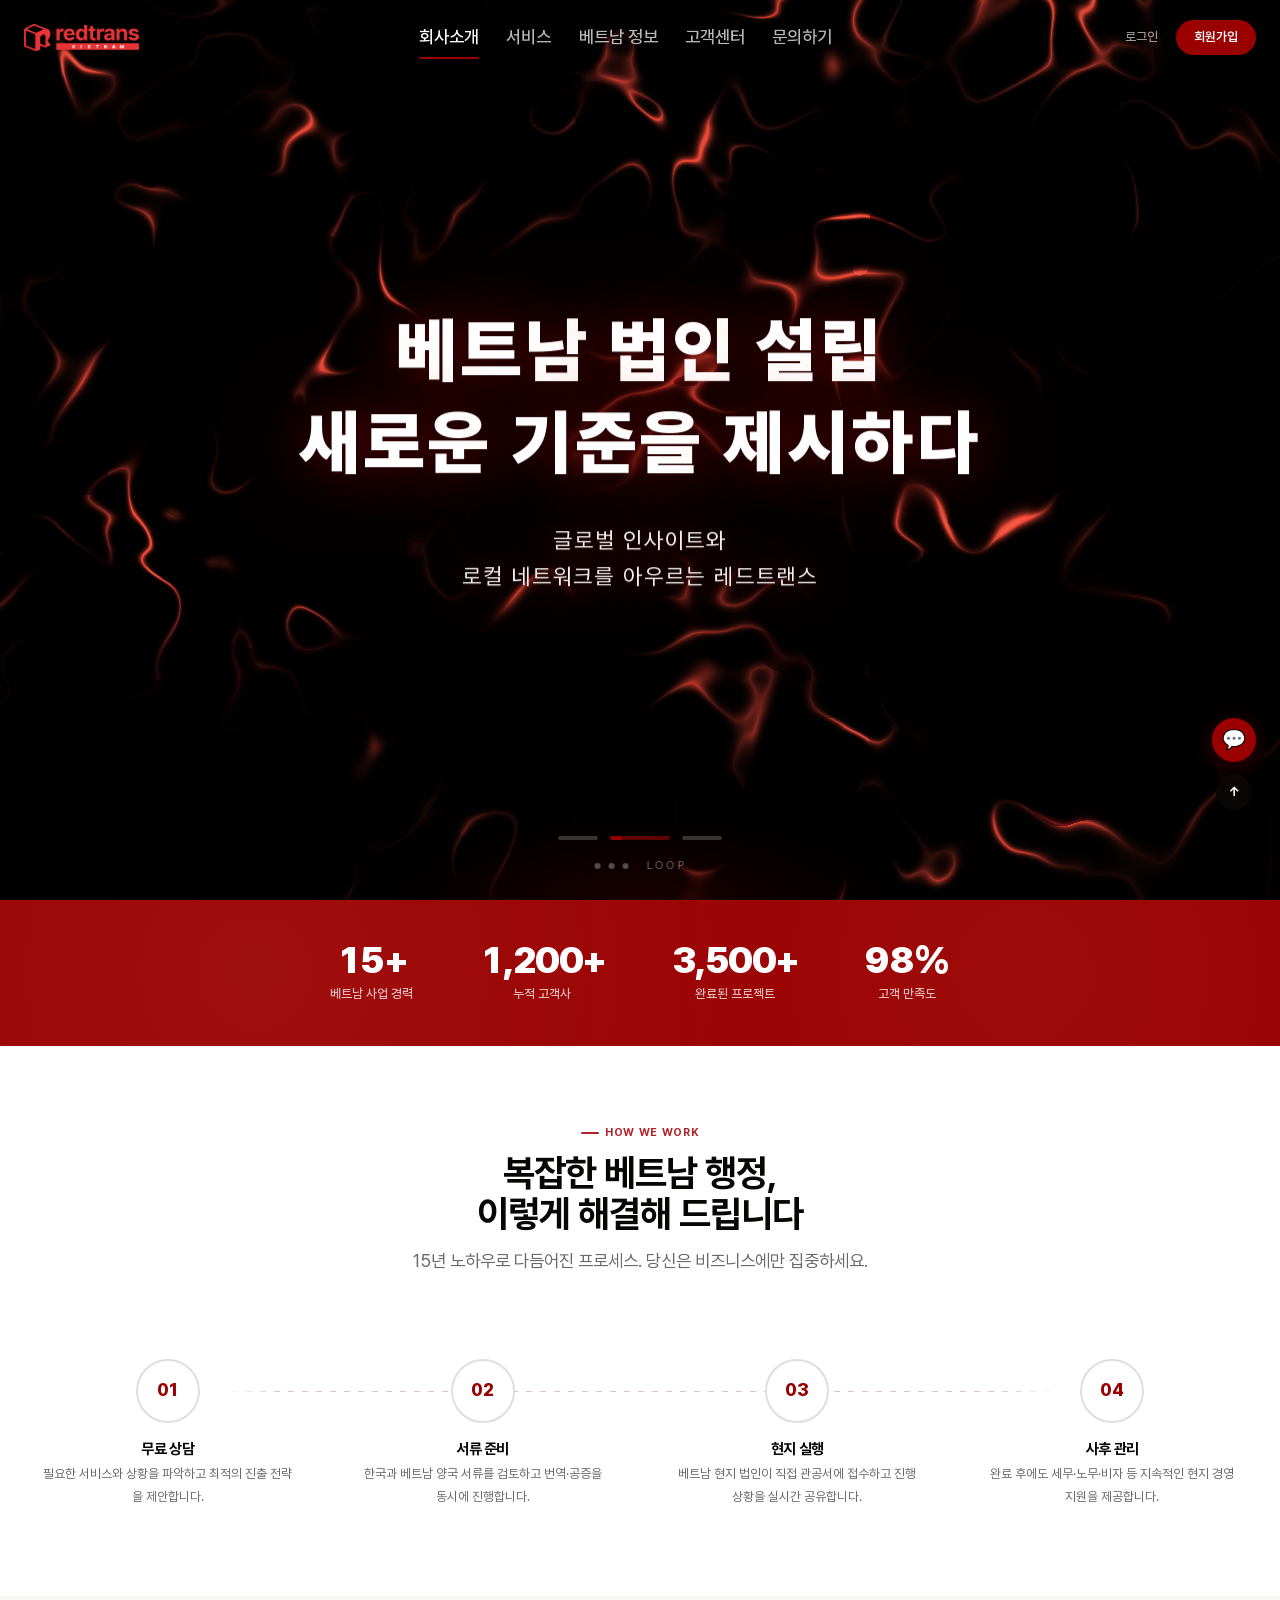
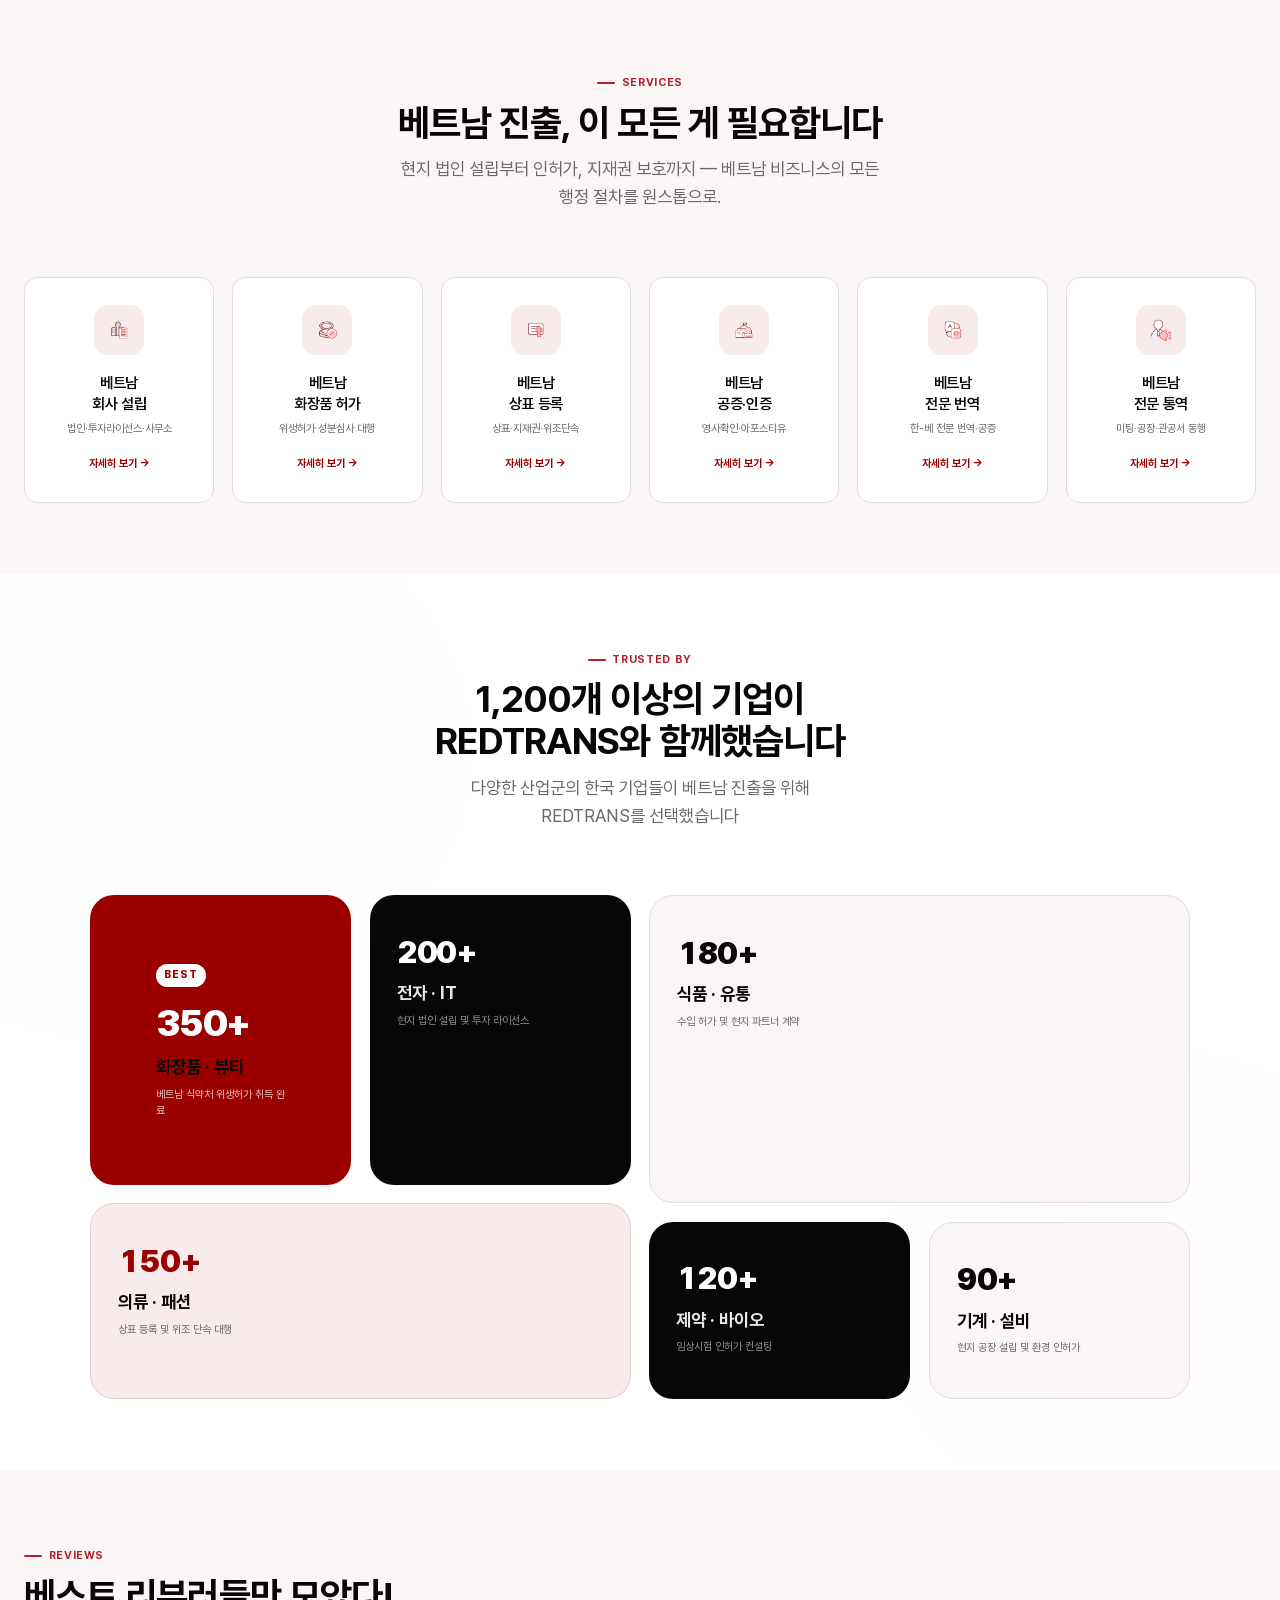
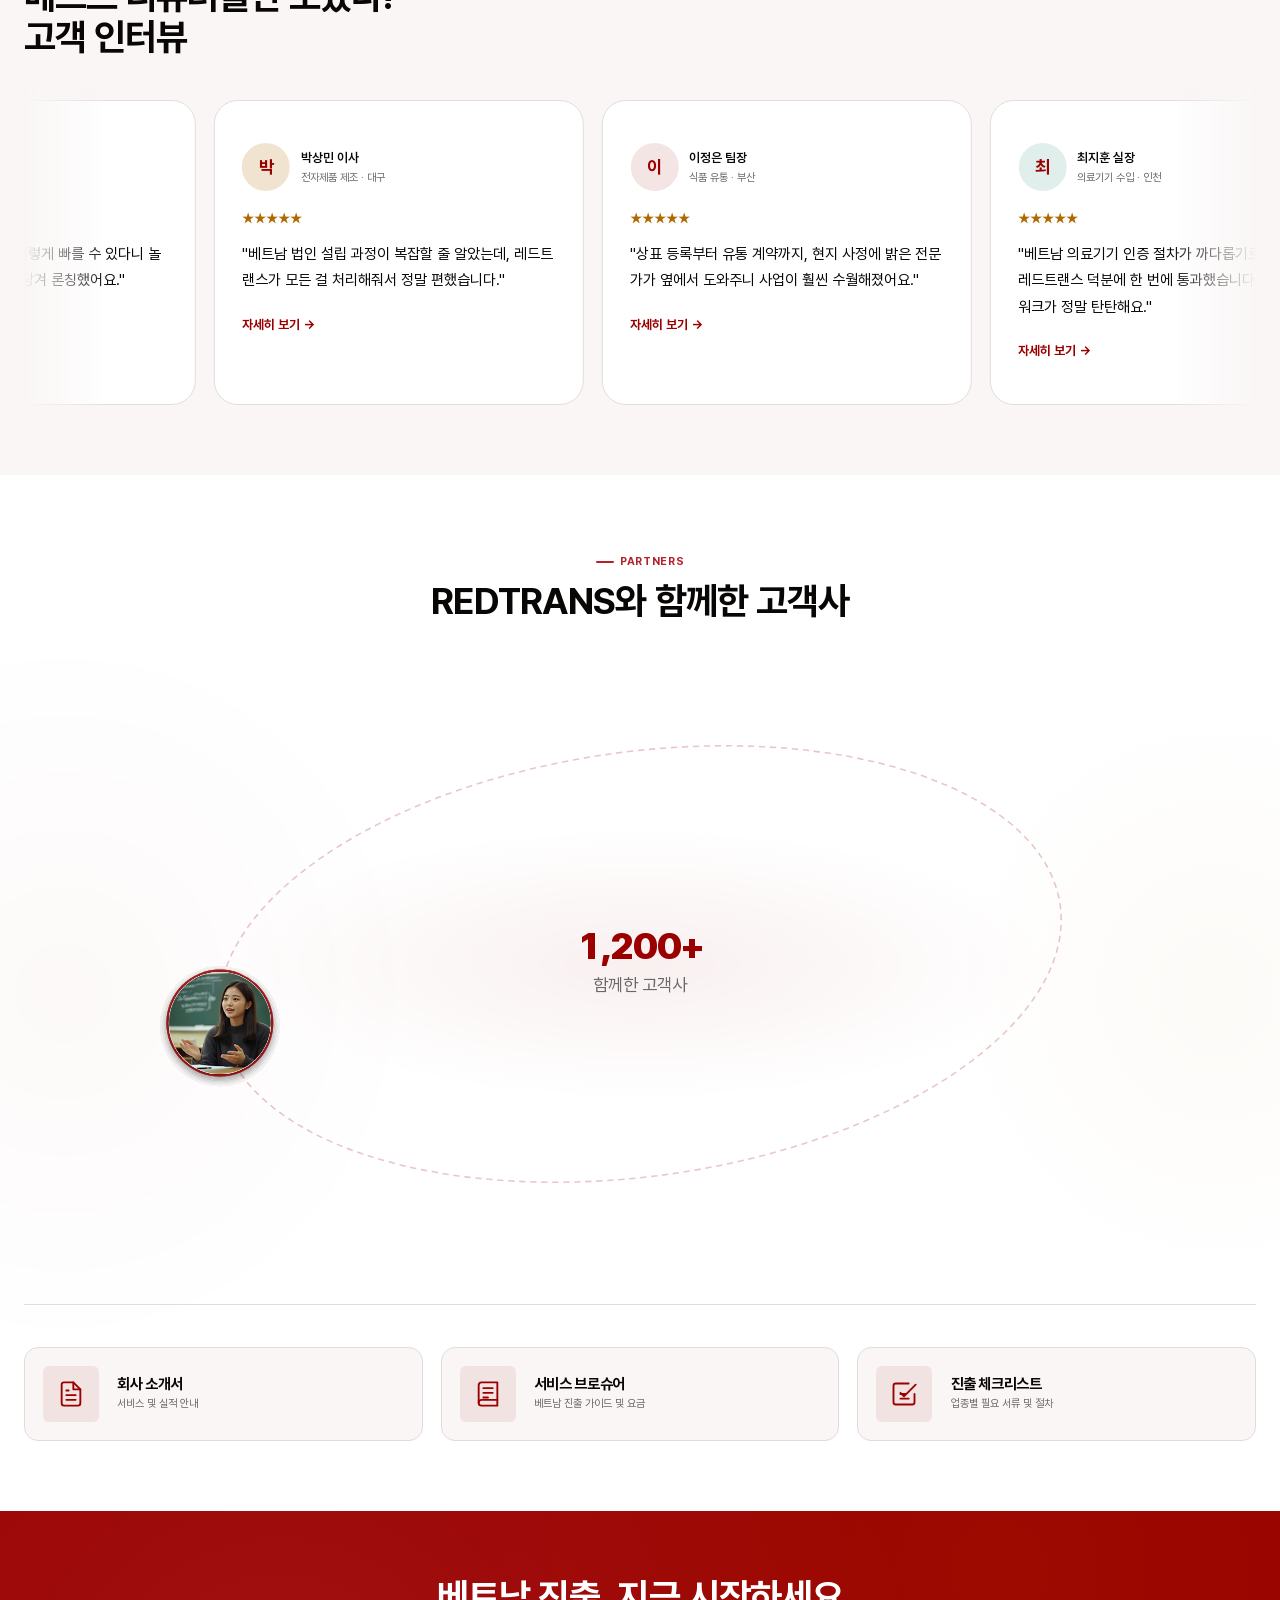
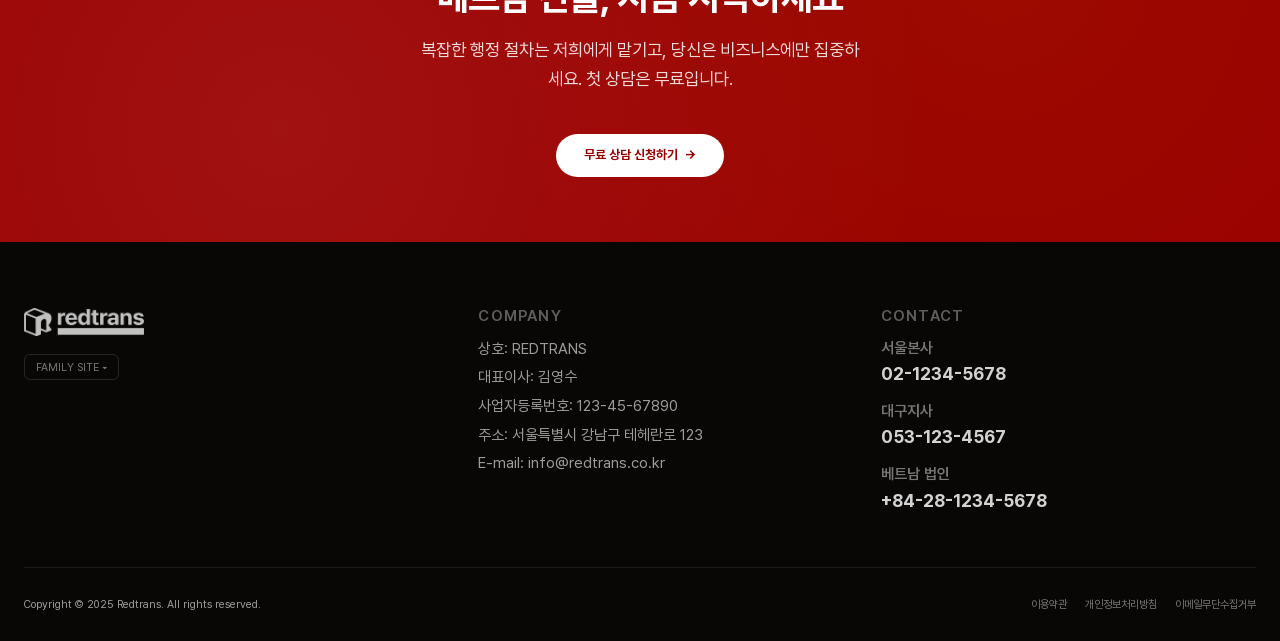
<file: index.html>
﻿<!DOCTYPE html>
<html lang="ko">
<head>
  <meta charset="utf-8">
  <meta name="viewport" content="width=device-width, initial-scale=1">
  <title>REDTRANS — 베트남 비즈니스 파트너1</title>
  <link href="assets/fonts/Pretendard-1.3.9/web/static/pretendard.css" rel="stylesheet">
  <link href="assets/css/style-v2.css" rel="stylesheet">
</head>
<body>

<!-- ═════════ HEADER ═════════ -->
<header class="site-header" id="header">
  <div class="container">
    <a href="./" class="header-logo">
      <img src="assets/images/vn_logo.png" alt="REDTRANS">
    </a>
    <nav class="header-nav" id="mainNav">
      <a href="#" class="active">회사소개</a>
      <a href="#">서비스</a>
      <a href="#">베트남 정보</a>
      <a href="#">고객센터</a>
      <a href="#">문의하기</a>
    </nav>
    <div class="header-actions">
      <a href="#" class="btn-login">로그인</a>
      <a href="#" class="btn-signup">회원가입</a>
      <button class="header-toggle" id="menuToggle" aria-label="메뉴">
        <span></span><span></span><span></span>
      </button>
    </div>
  </div>
</header>

<!-- ═════════ HERO — 3-Slide Carousel ═════════ -->
<section class="hero" id="hero">
  <div class="hero-3d-bg" id="hero3dBg">
    <div class="hero-scene">
      <div class="hero-slides-container" id="heroSlides">

        <div class="hero-slide active" data-index="0">
          <div class="hero-overlay"></div>
          <div class="hero-text-mask"></div>
          <div class="hero-glow-bottom"></div>
          <div class="hero-text-scene">
            <div class="hero-main-title">
              <span class="hero-line" data-anim-delay="300">고객의 경험</span>
              <span class="hero-line" data-anim-delay="600">레드트랜스의 이야기</span>
            </div>
            <div class="hero-sub-title">
              <span class="hero-line" data-anim-delay="1000">인터뷰와 실제 사례로 증명된</span>
              <span class="hero-line" data-anim-delay="1300">베트남 진출의 모든 순간</span>
            </div>
          </div>
        </div>

        <div class="hero-slide" data-index="1">
          <div class="hero-overlay"></div>
          <div class="hero-text-mask"></div>
          <div class="hero-glow-bottom"></div>
          <div class="hero-text-scene">
            <div class="hero-main-title">
              <span class="hero-line" data-anim-delay="300">베트남 법인 설립</span>
              <span class="hero-line" data-anim-delay="600">새로운 기준을 제시하다</span>
            </div>
            <div class="hero-sub-title">
              <span class="hero-line" data-anim-delay="1000">글로벌 인사이트와</span>
              <span class="hero-line" data-anim-delay="1300">로컬 네트워크를 아우르는 레드트랜스</span>
            </div>
          </div>
        </div>

        <div class="hero-slide" data-index="2">
          <div class="hero-overlay"></div>
          <div class="hero-text-mask"></div>
          <div class="hero-glow-bottom"></div>
          <div class="hero-text-scene">
            <div class="hero-main-title">
              <span class="hero-line" data-anim-delay="300">복잡한 인허가</span>
              <span class="hero-line" data-anim-delay="600">레드트랜스로 단순하게</span>
            </div>
            <div class="hero-sub-title">
              <span class="hero-line" data-anim-delay="1000">법인 설립부터 인허가까지,</span>
              <span class="hero-line" data-anim-delay="1300">원스톱 솔루션을 제공합니다.</span>
            </div>
          </div>
        </div>

      </div>

      <div class="hero-slide-indicators" id="heroIndicators">
        <div class="hero-indicator active" data-slide="0"><div class="hero-indicator-progress"></div></div>
        <div class="hero-indicator" data-slide="1"><div class="hero-indicator-progress"></div></div>
        <div class="hero-indicator" data-slide="2"><div class="hero-indicator-progress"></div></div>
      </div>

      <div class="hero-loop-indicator">
        <div class="hero-loop-dot"></div><div class="hero-loop-dot"></div><div class="hero-loop-dot"></div>
        <span class="hero-loop-text">LOOP</span>
      </div>
    </div>
  </div>
</section>

<!-- ═════════ TRUST STRIP ═════════ -->
<section class="trust-strip">
  <div class="container">
    <div class="stats">
      <div class="stat-item reveal">
        <div class="number"><span class="counter" data-target="15">0</span>+</div>
        <div class="label">베트남 사업 경력</div>
      </div>
      <div class="stat-item reveal d-200">
        <div class="number"><span class="counter" data-target="1200">0</span>+</div>
        <div class="label">누적 고객사</div>
      </div>
      <div class="stat-item reveal d-400">
        <div class="number"><span class="counter" data-target="3500">0</span>+</div>
        <div class="label">완료된 프로젝트</div>
      </div>
      <div class="stat-item reveal d-600">
        <div class="number"><span class="counter" data-target="98">0</span>%</div>
        <div class="label">고객 만족도</div>
      </div>
    </div>
  </div>
</section>

<!-- ═════════ PROCESS ═════════ -->
<section class="process">
  <div class="container">
    <div class="process-header reveal">
      <span class="section-eyebrow">How We Work</span>
      <h2>복잡한 베트남 행정,<br>이렇게 해결해 드립니다</h2>
      <p>15년 노하우로 다듬어진 프로세스. 당신은 비즈니스에만 집중하세요.</p>
    </div>
    <div class="process-steps" id="processSteps">
      <div class="process-step reveal reveal-up d-100">
        <div class="step-num">01</div>
        <h4>무료 상담</h4>
        <p>필요한 서비스와 상황을 파악하고 최적의 진출 전략을 제안합니다.</p>
      </div>
      <div class="process-step reveal reveal-up d-300">
        <div class="step-num">02</div>
        <h4>서류 준비</h4>
        <p>한국과 베트남 양국 서류를 검토하고 번역·공증을 동시에 진행합니다.</p>
      </div>
      <div class="process-step reveal reveal-up d-500">
        <div class="step-num">03</div>
        <h4>현지 실행</h4>
        <p>베트남 현지 법인이 직접 관공서에 접수하고 진행 상황을 실시간 공유합니다.</p>
      </div>
      <div class="process-step reveal reveal-up d-600">
        <div class="step-num">04</div>
        <h4>사후 관리</h4>
        <p>완료 후에도 세무·노무·비자 등 지속적인 현지 경영 지원을 제공합니다.</p>
      </div>
    </div>
  </div>
</section>

<!-- ═════════ SERVICES ═════════ -->
<section class="services">
  <div class="container">
    <div class="services-header reveal">
      <span class="section-eyebrow">Services</span>
      <h2>베트남 진출, 이 모든 게 필요합니다</h2>
      <p>현지 법인 설립부터 인허가, 지재권 보호까지 — 베트남 비즈니스의 모든 행정 절차를 원스톱으로.</p>
    </div>
    <div class="services-grid">
      <div class="service-card reveal reveal-up d-100">
        <div class="icon"><img src="assets/images/vitenam_07.png" alt=""></div>
        <h3>베트남<br>회사 설립</h3>
        <p>법인·투자라이선스·사무소</p>
        <span class="card-link">자세히 보기 →</span>
      </div>
      <div class="service-card reveal reveal-up d-150">
        <div class="icon"><img src="assets/images/vitenam_09.png" alt=""></div>
        <h3>베트남<br>화장품 허가</h3>
        <p>위생허가·성분심사 대행</p>
        <span class="card-link">자세히 보기 →</span>
      </div>
      <div class="service-card reveal reveal-up d-200">
        <div class="icon"><img src="assets/images/vitenam_15.png" alt=""></div>
        <h3>베트남<br>상표 등록</h3>
        <p>상표·지재권·위조단속</p>
        <span class="card-link">자세히 보기 →</span>
      </div>
      <div class="service-card reveal reveal-up d-250">
        <div class="icon"><img src="assets/images/vitenam_17.png" alt=""></div>
        <h3>베트남<br>공증·인증</h3>
        <p>영사확인·아포스티유</p>
        <span class="card-link">자세히 보기 →</span>
      </div>
      <div class="service-card reveal reveal-up d-300">
        <div class="icon"><img src="assets/images/vitenam_05.png" alt=""></div>
        <h3>베트남<br>전문 번역</h3>
        <p>한-베 전문 번역·공증</p>
        <span class="card-link">자세히 보기 →</span>
      </div>
      <div class="service-card reveal reveal-up d-350">
        <div class="icon"><img src="assets/images/vitenam_18.png" alt=""></div>
        <h3>베트남<br>전문 통역</h3>
        <p>미팅·공장·관공서 동행</p>
        <span class="card-link">자세히 보기 →</span>
      </div>
    </div>
  </div>
</section>

<!-- ═════════ CLIENTS — Bold Text Bento ═════════ -->
<section class="clients">
  <div class="container">
    <div class="clients-header reveal">
      <span class="section-eyebrow">Trusted By</span>
      <h2>1,200개 이상의 기업이<br>REDTRANS와 함께했습니다</h2>
      <p>다양한 산업군의 한국 기업들이 베트남 진출을 위해 REDTRANS를 선택했습니다</p>
    </div>

    <div class="clients-bento">
      <div class="client-bento-card card-hero reveal reveal-up d-100">
        <div class="cbc-badge">BEST</div>
        <div class="cbc-num"><span class="counter" data-target="350">0</span>+</div>
        <div class="cbc-label">화장품 · 뷰티</div>
        <div class="cbc-desc">베트남 식약처 위생허가 취득 완료</div>
      </div>

      <div class="client-bento-card card-dark reveal reveal-up d-150">
        <div class="cbc-num"><span class="counter" data-target="200">0</span>+</div>
        <div class="cbc-label">전자 · IT</div>
        <div class="cbc-desc">현지 법인 설립 및 투자 라이선스</div>
      </div>

      <div class="client-bento-card card-light reveal reveal-up d-200">
        <div class="cbc-num"><span class="counter" data-target="180">0</span>+</div>
        <div class="cbc-label">식품 · 유통</div>
        <div class="cbc-desc">수입 허가 및 현지 파트너 계약</div>
      </div>

      <div class="client-bento-card card-accent reveal reveal-up d-250">
        <div class="cbc-num"><span class="counter" data-target="150">0</span>+</div>
        <div class="cbc-label">의류 · 패션</div>
        <div class="cbc-desc">상표 등록 및 위조 단속 대행</div>
      </div>

      <div class="client-bento-card card-dark reveal reveal-up d-300">
        <div class="cbc-num"><span class="counter" data-target="120">0</span>+</div>
        <div class="cbc-label">제약 · 바이오</div>
        <div class="cbc-desc">임상시험 인허가 컨설팅</div>
      </div>

      <div class="client-bento-card card-light reveal reveal-up d-350">
        <div class="cbc-num"><span class="counter" data-target="90">0</span>+</div>
        <div class="cbc-label">기계 · 설비</div>
        <div class="cbc-desc">현지 공장 설립 및 환경 인허가</div>
      </div>
    </div>
  </div>
</section>

<!-- ═════════ REVIEWS ═════════ -->
<section class="reviews">
  <div class="container">
    <div class="reviews-header reveal">
      <div>
        <span class="section-eyebrow">Reviews</span>
        <h2>베스트 리뷰러들만 모았다!<br>고객 인터뷰</h2>
      </div>
    </div>
    <div class="reviews-grid">
      <div class="reviews-track">
        <!-- Card 1 -->
        <div class="review-card">
          <div class="reviewer">
            <div class="avatar"><div class="av-placeholder" style="background:oklch(0.40 0.21 24 / 0.12);">김</div></div>
            <div class="reviewer-info">
              <div class="name">김미영 대표</div>
              <div class="role">화장품 브랜드 · 서울</div>
            </div>
          </div>
          <div class="stars">★★★★★</div>
          <blockquote>"베트남 화장품 위생허가가 이렇게 빠를 수 있다니 놀랐습니다. 예정보다 2개월 앞당겨 론칭했어요."</blockquote>
          <a href="#" class="read-more">자세히 보기 →</a>
        </div>
        <!-- Card 2 -->
        <div class="review-card">
          <div class="reviewer">
            <div class="avatar"><div class="av-placeholder" style="background:oklch(0.58 0.16 77 / 0.18);">박</div></div>
            <div class="reviewer-info">
              <div class="name">박상민 이사</div>
              <div class="role">전자제품 제조 · 대구</div>
            </div>
          </div>
          <div class="stars">★★★★★</div>
          <blockquote>"베트남 법인 설립 과정이 복잡할 줄 알았는데, 레드트랜스가 모든 걸 처리해줘서 정말 편했습니다."</blockquote>
          <a href="#" class="read-more">자세히 보기 →</a>
        </div>
        <!-- Card 3 -->
        <div class="review-card">
          <div class="reviewer">
            <div class="avatar"><div class="av-placeholder" style="background:oklch(0.40 0.21 24 / 0.10);">이</div></div>
            <div class="reviewer-info">
              <div class="name">이정은 팀장</div>
              <div class="role">식품 유통 · 부산</div>
            </div>
          </div>
          <div class="stars">★★★★★</div>
          <blockquote>"상표 등록부터 유통 계약까지, 현지 사정에 밝은 전문가가 옆에서 도와주니 사업이 훨씬 수월해졌어요."</blockquote>
          <a href="#" class="read-more">자세히 보기 →</a>
        </div>
        <!-- Card 4 -->
        <div class="review-card">
          <div class="reviewer">
            <div class="avatar"><div class="av-placeholder" style="background:oklch(0.50 0.18 180 / 0.12);">최</div></div>
            <div class="reviewer-info">
              <div class="name">최지훈 실장</div>
              <div class="role">의료기기 수입 · 인천</div>
            </div>
          </div>
          <div class="stars">★★★★★</div>
          <blockquote>"베트남 의료기기 인증 절차가 까다롭기로 유명한데, 레드트랜스 덕분에 한 번에 통과했습니다. 현지 네트워크가 정말 탄탄해요."</blockquote>
          <a href="#" class="read-more">자세히 보기 →</a>
        </div>
        <!-- Card 5 -->
        <div class="review-card">
          <div class="reviewer">
            <div class="avatar"><div class="av-placeholder" style="background:oklch(0.55 0.20 310 / 0.12);">정</div></div>
            <div class="reviewer-info">
              <div class="name">정수진 과장</div>
              <div class="role">패션 의류 · 성남</div>
            </div>
          </div>
          <div class="stars">★★★★★</div>
          <blockquote>"베트남 현지 공장 실사부터 계약까지, 언어 장벽 없이 진행할 수 있어서 좋았습니다. 통역 서비스도 완벽했어요."</blockquote>
          <a href="#" class="read-more">자세히 보기 →</a>
        </div>
        <!-- Card 6 -->
        <div class="review-card">
          <div class="reviewer">
            <div class="avatar"><div class="av-placeholder" style="background:oklch(0.45 0.18 260 / 0.12);">한</div></div>
            <div class="reviewer-info">
              <div class="name">한동수 본부장</div>
              <div class="role">건축 자재 · 광주</div>
            </div>
          </div>
          <div class="stars">★★★★★</div>
          <blockquote>"베트남 수출입 절차가 막막했는데, 레드트랜스가 원스톱으로 해결해줬습니다. 덕분에 3개월 만에 첫 선적을 완료했어요."</blockquote>
          <a href="#" class="read-more">자세히 보기 →</a>
        </div>

        <!-- Duplicates for seamless infinite scroll -->
        <div class="review-card">
          <div class="reviewer">
            <div class="avatar"><div class="av-placeholder" style="background:oklch(0.40 0.21 24 / 0.12);">김</div></div>
            <div class="reviewer-info">
              <div class="name">김미영 대표</div>
              <div class="role">화장품 브랜드 · 서울</div>
            </div>
          </div>
          <div class="stars">★★★★★</div>
          <blockquote>"베트남 화장품 위생허가가 이렇게 빠를 수 있다니 놀랐습니다. 예정보다 2개월 앞당겨 론칭했어요."</blockquote>
          <a href="#" class="read-more">자세히 보기 →</a>
        </div>
        <div class="review-card">
          <div class="reviewer">
            <div class="avatar"><div class="av-placeholder" style="background:oklch(0.58 0.16 77 / 0.18);">박</div></div>
            <div class="reviewer-info">
              <div class="name">박상민 이사</div>
              <div class="role">전자제품 제조 · 대구</div>
            </div>
          </div>
          <div class="stars">★★★★★</div>
          <blockquote>"베트남 법인 설립 과정이 복잡할 줄 알았는데, 레드트랜스가 모든 걸 처리해줘서 정말 편했습니다."</blockquote>
          <a href="#" class="read-more">자세히 보기 →</a>
        </div>
        <div class="review-card">
          <div class="reviewer">
            <div class="avatar"><div class="av-placeholder" style="background:oklch(0.40 0.21 24 / 0.10);">이</div></div>
            <div class="reviewer-info">
              <div class="name">이정은 팀장</div>
              <div class="role">식품 유통 · 부산</div>
            </div>
          </div>
          <div class="stars">★★★★★</div>
          <blockquote>"상표 등록부터 유통 계약까지, 현지 사정에 밝은 전문가가 옆에서 도와주니 사업이 훨씬 수월해졌어요."</blockquote>
          <a href="#" class="read-more">자세히 보기 →</a>
        </div>
        <div class="review-card">
          <div class="reviewer">
            <div class="avatar"><div class="av-placeholder" style="background:oklch(0.50 0.18 180 / 0.12);">최</div></div>
            <div class="reviewer-info">
              <div class="name">최지훈 실장</div>
              <div class="role">의료기기 수입 · 인천</div>
            </div>
          </div>
          <div class="stars">★★★★★</div>
          <blockquote>"베트남 의료기기 인증 절차가 까다롭기로 유명한데, 레드트랜스 덕분에 한 번에 통과했습니다. 현지 네트워크가 정말 탄탄해요."</blockquote>
          <a href="#" class="read-more">자세히 보기 →</a>
        </div>
        <div class="review-card">
          <div class="reviewer">
            <div class="avatar"><div class="av-placeholder" style="background:oklch(0.55 0.20 310 / 0.12);">정</div></div>
            <div class="reviewer-info">
              <div class="name">정수진 과장</div>
              <div class="role">패션 의류 · 성남</div>
            </div>
          </div>
          <div class="stars">★★★★★</div>
          <blockquote>"베트남 현지 공장 실사부터 계약까지, 언어 장벽 없이 진행할 수 있어서 좋았습니다. 통역 서비스도 완벽했어요."</blockquote>
          <a href="#" class="read-more">자세히 보기 →</a>
        </div>
        <div class="review-card">
          <div class="reviewer">
            <div class="avatar"><div class="av-placeholder" style="background:oklch(0.45 0.18 260 / 0.12);">한</div></div>
            <div class="reviewer-info">
              <div class="name">한동수 본부장</div>
              <div class="role">건축 자재 · 광주</div>
            </div>
          </div>
          <div class="stars">★★★★★</div>
          <blockquote>"베트남 수출입 절차가 막막했는데, 레드트랜스가 원스톱으로 해결해줬습니다. 덕분에 3개월 만에 첫 선적을 완료했어요."</blockquote>
          <a href="#" class="read-more">자세히 보기 →</a>
        </div>
      </div>
    </div>
  </div>
</section>

<!-- ═════════ PARTNERS — Large Showcase ═════════ -->
<section class="partners">
  <div class="container">
    <div class="partners-header reveal">
      <span class="section-eyebrow">Partners</span>
      <h2>REDTRANS와 함께한 고객사</h2>
    </div>

    <!-- OrbitImages — orbiting client logos -->
    <div class="partner-orbit reveal reveal-up d-100" id="partnerOrbit">
      <div class="oi-scaling" id="oiScaling">
        <div class="oi-rotation" id="oiRotation">
          <!-- Orbit items populated by JS -->
        </div>
      </div>
      <div style="position:absolute;inset:0;display:flex;align-items:center;justify-content:center;pointer-events:none;z-index:10;">
        <div style="text-align:center;">
          <div class="orbit-center-num">1,200+</div>
          <div class="orbit-center-label">함께한 고객사</div>
        </div>
      </div>
    </div>

    <!-- Downloads -->
    <div class="partner-downloads reveal reveal-up d-400">
      <div class="download-card">
        <div class="dl-icon">
          <svg width="28" height="28" viewBox="0 0 24 24" fill="none" stroke="currentColor" stroke-width="1.6" stroke-linecap="round" stroke-linejoin="round">
            <path d="M14 2H6a2 2 0 0 0-2 2v16a2 2 0 0 0 2 2h12a2 2 0 0 0 2-2V8z"/>
            <polyline points="14 2 14 8 20 8"/>
            <line x1="16" y1="13" x2="8" y2="13"/>
            <line x1="16" y1="17" x2="8" y2="17"/>
            <polyline points="10 9 9 9 8 9"/>
          </svg>
        </div>
        <div><h4>회사 소개서</h4><p>서비스 및 실적 안내</p></div>
      </div>
      <div class="download-card">
        <div class="dl-icon">
          <svg width="28" height="28" viewBox="0 0 24 24" fill="none" stroke="currentColor" stroke-width="1.6" stroke-linecap="round" stroke-linejoin="round">
            <path d="M4 19.5A2.5 2.5 0 0 1 6.5 17H20"/>
            <path d="M6.5 2H20v20H6.5A2.5 2.5 0 0 1 4 19.5v-15A2.5 2.5 0 0 1 6.5 2z"/>
            <line x1="8" y1="7" x2="16" y2="7"/>
            <line x1="8" y1="11" x2="16" y2="11"/>
            <line x1="8" y1="15" x2="12" y2="15"/>
          </svg>
        </div>
        <div><h4>서비스 브로슈어</h4><p>베트남 진출 가이드 및 요금</p></div>
      </div>
      <div class="download-card">
        <div class="dl-icon">
          <svg width="28" height="28" viewBox="0 0 24 24" fill="none" stroke="currentColor" stroke-width="1.6" stroke-linecap="round" stroke-linejoin="round">
            <path d="M9 11l3 3L22 4"/>
            <path d="M21 12v7a2 2 0 0 1-2 2H5a2 2 0 0 1-2-2V5a2 2 0 0 1 2-2h11"/>
            <line x1="16" y1="16" x2="9" y2="16"/>
            <line x1="13" y1="12" x2="9" y2="12"/>
          </svg>
        </div>
        <div><h4>진출 체크리스트</h4><p>업종별 필요 서류 및 절차</p></div>
      </div>
    </div>
  </div>
</section>

<!-- ═════════ CTA ═════════ -->
<section class="cta-full">
  <div class="container reveal reveal-scale">
    <h2>베트남 진출, 지금 시작하세요</h2>
    <p>복잡한 행정 절차는 저희에게 맡기고, 당신은 비즈니스에만 집중하세요. 첫 상담은 무료입니다.</p>
    <a href="#" class="btn-light">무료 상담 신청하기 <span>→</span></a>
  </div>
</section>

<!-- ═════════ FOOTER ═════════ -->
<footer class="site-footer">
  <div class="container">
    <div class="footer-top">
      <div class="footer-brand">
        <img src="assets/images/vn_logo.png" alt="REDTRANS" class="ft-logo">
        <div><button class="family-site-btn">FAMILY SITE ▾</button></div>
      </div>
      <div class="footer-info">
        <div>
          <h4>Company</h4>
          <p>상호: REDTRANS</p><p>대표이사: 김영수</p>
          <p>사업자등록번호: 123-45-67890</p>
          <p>주소: 서울특별시 강남구 테헤란로 123</p>
          <p>E-mail: info@redtrans.co.kr</p>
        </div>
        <div class="footer-contact">
          <h4>Contact</h4>
          <div class="fc-item"><div class="fc-label">서울본사</div><div class="fc-num">02-1234-5678</div></div>
          <div class="fc-item"><div class="fc-label">대구지사</div><div class="fc-num">053-123-4567</div></div>
          <div class="fc-item"><div class="fc-label">베트남 법인</div><div class="fc-num">+84-28-1234-5678</div></div>
        </div>
      </div>
    </div>
    <div class="footer-bottom">
      <div class="copyright">Copyright &copy; 2025 Redtrans. All rights reserved.</div>
      <div class="legal">
        <a href="#">이용약관</a><a href="#">개인정보처리방침</a><a href="#">이메일무단수집거부</a>
      </div>
    </div>
  </div>
</footer>

<!-- ═════════ QUICK MENU ═════════ -->
<div class="quickmenu">
  <div class="qm-chat">💬<span class="tooltip">무엇을 찾으시나요?</span></div>
  <div class="qm-top" onclick="window.scrollTo({top:0,behavior:'smooth'})">↑</div>
</div>

<!-- ═════════ SCRIPTS ═════════ -->

<!-- GSAP — required by MagicBento effects -->
<script src="assets/js/motion.js"></script>
<script src="assets/js/gsap.min.js"></script>

<!-- Hero CSS 3D animation scripts -->
<script>
(function() {
  var hero = document.getElementById('hero');
  if (!hero) return;

  var ANIM_DURATION = 2100;
  var DISPLAY_DURATION = 4000;
  var TOTAL_DURATION = ANIM_DURATION + DISPLAY_DURATION;

  var slides = hero.querySelectorAll('.hero-slide');
  var indicators = hero.querySelectorAll('.hero-indicator');
  var cur = 0, trans = false;
  var timer = null, progRaf = null, progStart = 0;

  function updateProgress() {
    var elapsed = Date.now() - progStart;
    var prog = Math.min(elapsed / TOTAL_DURATION, 1);
    indicators[cur].querySelector('.hero-indicator-progress').style.width = (prog * 100) + '%';
    if (prog < 1) progRaf = requestAnimationFrame(updateProgress);
  }

  // ── BlurText: split .hero-line text into words ──
  var WORD_DELAY = 150; // ms between each word

  function setupBlurText() {
    slides.forEach(function(slide) {
      var lines = slide.querySelectorAll('.hero-line');
      lines.forEach(function(line) {
        var text = line.textContent.trim();
        var words = text.split(' ');
        var baseDelay = parseInt(line.getAttribute('data-anim-delay')) || 0;
        line.textContent = '';
        words.forEach(function(word, i) {
          var span = document.createElement('span');
          span.className = 'blur-word';
          span.textContent = word;
          span.style.animationDelay = (baseDelay + i * WORD_DELAY) + 'ms';
          line.appendChild(span);
          if (i < words.length - 1) {
            line.appendChild(document.createTextNode(' '));
          }
        });
      });
    });
  }

  function triggerBlurText(slide) {
    var words = slide.querySelectorAll('.blur-word');
    words.forEach(function(word) {
      word.style.animation = 'none';
      word.offsetHeight; // force reflow to restart animation
      word.style.animation = '';
    });
  }

  function goTo(idx) {
    if (trans || idx === cur) return;
    trans = true;
    if (timer) { clearTimeout(timer); timer = null; }
    if (progRaf) { cancelAnimationFrame(progRaf); progRaf = null; }

    slides[cur].classList.remove('active');
    indicators[cur].classList.remove('active');
    indicators[cur].querySelector('.hero-indicator-progress').style.width = '0%';

    cur = idx;
    slides[cur].classList.add('active');
    indicators[cur].classList.add('active');

    triggerBlurText(slides[cur]);
    if (window._hero3dSetTheme) window._hero3dSetTheme(idx);

    progStart = Date.now();
    progRaf = requestAnimationFrame(updateProgress);

    timer = setTimeout(function() {
      trans = false;
      goTo((cur + 1) % slides.length);
    }, TOTAL_DURATION);
  }

  function start() {
    triggerBlurText(slides[0]);
    progStart = Date.now();
    progRaf = requestAnimationFrame(updateProgress);
    timer = setTimeout(function() {
      trans = false;
      goTo((cur + 1) % slides.length);
    }, TOTAL_DURATION);
  }

  setupBlurText();

  indicators.forEach(function(ind, i) {
    ind.addEventListener('click', function() {
      if (i !== cur && !trans) goTo(i);
    });
  });

  document.addEventListener('keydown', function(e) {
    if (e.code === 'ArrowRight' && !trans) goTo((cur + 1) % slides.length);
    else if (e.code === 'ArrowLeft' && !trans) goTo((cur - 1 + slides.length) % slides.length);
  });

  var touchStartX = 0;
  document.addEventListener('touchstart', function(e) { touchStartX = e.changedTouches[0].screenX; });
  document.addEventListener('touchend', function(e) {
    var diff = touchStartX - e.changedTouches[0].screenX;
    if (Math.abs(diff) > 50 && !trans) {
      if (diff > 0) goTo((cur + 1) % slides.length);
      else goTo((cur - 1 + slides.length) % slides.length);
    }
  });

  start();

  // Expose theme setter — Ferrofluid uses primary red palette
  window._hero3dSetTheme = function(idx) {
    if (window._ferrofluidSetColors) {
      window._ferrofluidSetColors(['#e8483b', '#c0392b', '#8b1a1a']);
    }
  };
})();
</script>

<!-- ═════════ Ferrofluid Hero Background ═════════ -->
<script src="assets/js/hero-ferrofluid.js"></script>
<!-- end ferrofluid -->

<!-- Non-module scripts -->
<script>
// ── OrbitImages — orbiting client logos ──
(function() {
  var container = document.getElementById('partnerOrbit');
  if (!container) return;

  var scaling = document.getElementById('oiScaling');
  var rotation = document.getElementById('oiRotation');
  if (!scaling || !rotation) return;

  // Images — client/partner logos
  var images = [
    'assets/images/redtrans_main_138.png',
    'assets/images/redtrans_main_140.png',
    'assets/images/redtrans_main_142.png',
    'assets/images/redtrans_main_144.png',
    'assets/images/redtrans_main_146.png',
    'assets/images/redtrans_main_148.png',
    'assets/images/redtrans_main_150.png',
    'assets/images/redtrans_main_160.png',
    'assets/images/redtrans_main_164.png',
    'assets/images/redtrans_main_102.png',
    'assets/images/redtrans_main_104.png',
    'assets/images/redtrans_main_106.png',
  ];

  var CONFIG = {
    baseWidth: 1400,
    radiusX: 540,
    radiusY: 270,
    rotation: -8,
    duration: 30,
    itemSize: 130,
    direction: 'normal',
    fill: true
  };

  var imgCount = images.length;
  var prefersReduced = window.matchMedia('(prefers-reduced-motion: reduce)').matches;

  // Generate ellipse SVG path
  var cx = CONFIG.baseWidth / 2;
  var cy = CONFIG.baseWidth / 2;
  var rx = CONFIG.radiusX;
  var ry = CONFIG.radiusY;
  var pathD = 'M ' + (cx - rx) + ' ' + cy + ' A ' + rx + ' ' + ry + ' 0 1 0 ' + (cx + rx) + ' ' + cy + ' A ' + rx + ' ' + ry + ' 0 1 0 ' + (cx - rx) + ' ' + cy;

  // Apply rotation
  rotation.style.transform = 'rotate(' + CONFIG.rotation + 'deg)';

  // Draw visible orbit path line
  var svgNS = 'http://www.w3.org/2000/svg';
  var svg = document.createElementNS(svgNS, 'svg');
  svg.setAttribute('class', 'oi-path-svg');
  svg.setAttribute('viewBox', '0 0 ' + CONFIG.baseWidth + ' ' + CONFIG.baseWidth);
  svg.setAttribute('width', '100%');
  svg.setAttribute('height', '100%');
  var pathEl = document.createElementNS(svgNS, 'path');
  pathEl.setAttribute('d', pathD);
  svg.appendChild(pathEl);
  rotation.appendChild(svg);

  // Create orbit items
  var anims = [];

  images.forEach(function(src, i) {
    var item = document.createElement('div');
    item.className = 'oi-item';
    item.style.width = CONFIG.itemSize + 'px';
    item.style.height = CONFIG.itemSize + 'px';
    item.style.offsetPath = 'path("' + pathD + '")';
    item.style.offsetRotate = '0deg';
    item.style.offsetAnchor = 'center center';

    var img = document.createElement('img');
    img.src = src;
    img.alt = 'Client ' + (i + 1);
    img.draggable = false;

    // Counter-rotate image to keep upright
    img.style.transform = 'rotate(' + (-CONFIG.rotation) + 'deg)';
    img.style.width = '100%';
    img.style.height = '100%';
    img.style.objectFit = 'contain';

    item.appendChild(img);
    rotation.appendChild(item);

    if (prefersReduced) return;

    // Animate with Web Animations API
    var anim = item.animate([
      { offsetDistance: '0%' },
      { offsetDistance: '100%' }
    ], {
      duration: CONFIG.duration * 1000,
      iterations: Infinity,
      easing: 'linear',
      direction: CONFIG.direction === 'reverse' ? 'reverse' : 'normal',
      delay: CONFIG.fill ? -(CONFIG.duration * 1000 * i / imgCount) : 0
    });
    anims.push(anim);
  });

  // Responsive scaling
  function updateScale() {
    var cw = container.clientWidth;
    var scale = cw / CONFIG.baseWidth;
    scaling.style.transform = 'translate(-50%, -50%) scale(' + scale + ')';
  }

  updateScale();
  scaling.classList.add('ready');

  var resizeObs = new ResizeObserver(updateScale);
  resizeObs.observe(container);
})();

// ── Header scroll ──
const header = document.getElementById('header');
window.addEventListener('scroll', () => {
  header.classList.toggle('scrolled', window.scrollY > 40);
}, { passive: true });

// ── Pause hero animations when off-screen ──
const heroScene = document.querySelector('.hero-scene');
const heroGlow = document.querySelector('.hero-glow-bottom');
if (heroScene && heroGlow) {
  const heroAnimObserver = new IntersectionObserver(function(entries) {
    var state = entries[0].isIntersecting ? 'running' : 'paused';
    heroScene.style.animationPlayState = state;
    heroGlow.style.animationPlayState = state;
  }, { threshold: 0 });
  heroAnimObserver.observe(document.getElementById('hero'));
}

// ── Mobile menu ──
document.getElementById('menuToggle').addEventListener('click', () => {
  document.getElementById('mainNav').classList.toggle('open');
});

// ── Scroll reveal + observe all reveals (including dynamically added) ──
const revealObserver = new IntersectionObserver((entries) => {
  entries.forEach(entry => {
    if (entry.isIntersecting) entry.target.classList.add('visible');
  });
}, { threshold: 0.12, rootMargin: '0px 0px -30px 0px' });

// Observe existing AND wait for dynamically added elements
setTimeout(() => {
  document.querySelectorAll('.reveal').forEach(el => revealObserver.observe(el));
}, 100);

// ── Counter animation ──
const counterObserver = new IntersectionObserver((entries) => {
  entries.forEach(entry => {
    if (!entry.isIntersecting) return;
    const counter = entry.target;
    const target = parseInt(counter.getAttribute('data-target'));
    const duration = 2000;
    const start = performance.now();
    function update(now) {
      const elapsed = now - start;
      const progress = Math.min(elapsed / duration, 1);
      const eased = progress === 1 ? 1 : 1 - Math.pow(2, -10 * progress);
      counter.textContent = Math.floor(eased * target).toLocaleString();
      if (progress < 1) requestAnimationFrame(update);
      else counter.textContent = target.toLocaleString();
    }
    requestAnimationFrame(update);
    counterObserver.unobserve(counter);
  });
}, { threshold: 0.5 });
document.querySelectorAll('.counter').forEach(el => counterObserver.observe(el));
</script>

<!-- ═════════ MagicBento — Clients Bento Effects ═════════ -->
<script src="assets/js/services-dock.js"></script>
<script>
(function() {
  var GLOW_COLOR = '232, 72, 59';
  var SPOTLIGHT_RADIUS = 300;
  var PARTICLE_COUNT = 12;
  var MOBILE_BREAKPOINT = 768;

  var bento = document.querySelector('.clients-bento');
  if (!bento) return;

  var section = bento.closest('.clients');
  var cards = Array.from(bento.querySelectorAll('.client-bento-card'));

  // ── Mobile check ──
  var isMobile = window.innerWidth <= MOBILE_BREAKPOINT;
  window.addEventListener('resize', function() {
    isMobile = window.innerWidth <= MOBILE_BREAKPOINT;
  });

  if (isMobile) return;

  // ── Init CSS variables on each card ──
  cards.forEach(function(card) {
    card.style.setProperty('--glow-x', '50%');
    card.style.setProperty('--glow-y', '50%');
    card.style.setProperty('--glow-intensity', '0');
    card.style.setProperty('--glow-radius', SPOTLIGHT_RADIUS + 'px');
    card.style.setProperty('--glow-color', GLOW_COLOR);
  });

  // ── Global Spotlight ──
  var spotlight = document.createElement('div');
  spotlight.className = 'global-spotlight';
  document.body.appendChild(spotlight);

  var isInsideSection = false;
  var proximity = SPOTLIGHT_RADIUS * 0.5;
  var fadeDistance = SPOTLIGHT_RADIUS * 0.75;

  function updateCardGlow(card, mouseX, mouseY, glow) {
    var rect = card.getBoundingClientRect();
    var relX = ((mouseX - rect.left) / rect.width) * 100;
    var relY = ((mouseY - rect.top) / rect.height) * 100;
    card.style.setProperty('--glow-x', relX + '%');
    card.style.setProperty('--glow-y', relY + '%');
    card.style.setProperty('--glow-intensity', glow.toString());
  }

  // ── Particle helpers ──
  function createParticle(x, y) {
    var p = document.createElement('div');
    p.className = 'magic-bento-particle';
    p.style.cssText = '\
      left: ' + x + 'px; top: ' + y + 'px; \
      background: rgba(' + GLOW_COLOR + ', 1); \
      box-shadow: 0 0 6px rgba(' + GLOW_COLOR + ', 0.6);';
    return p;
  }

  // ── Per-card setup ──
  cards.forEach(function(card) {
    var particles = [];
    var timeouts = [];
    var isHovered = false;
    var particlePool = [];
    var poolInitialized = false;
    var magnetismTween = null;

    function initPool() {
      if (poolInitialized) return;
      var rect = card.getBoundingClientRect();
      for (var i = 0; i < PARTICLE_COUNT; i++) {
        particlePool.push(createParticle(Math.random() * rect.width, Math.random() * rect.height));
      }
      poolInitialized = true;
    }

    function clearParticles() {
      timeouts.forEach(function(t) { clearTimeout(t); });
      timeouts = [];
      if (magnetismTween) { magnetismTween.kill(); magnetismTween = null; }
      particles.forEach(function(p) {
        gsap.to(p, {
          scale: 0, opacity: 0, duration: 0.3, ease: 'back.in(1.7)',
          onComplete: function() {
            if (p.parentNode) p.parentNode.removeChild(p);
          }
        });
      });
      particles = [];
    }

    function animateParticles() {
      if (!isHovered) return;
      initPool();
      particlePool.forEach(function(particle, i) {
        var timeoutId = setTimeout(function() {
          if (!isHovered) return;
          var clone = particle.cloneNode(true);
          card.appendChild(clone);
          particles.push(clone);

          gsap.fromTo(clone,
            { scale: 0, opacity: 0 },
            { scale: 1, opacity: 1, duration: 0.3, ease: 'back.out(1.7)' }
          );
          gsap.to(clone, {
            x: (Math.random() - 0.5) * 100,
            y: (Math.random() - 0.5) * 100,
            rotation: Math.random() * 360,
            duration: 2 + Math.random() * 2,
            ease: 'none',
            repeat: -1,
            yoyo: true
          });
          gsap.to(clone, {
            opacity: 0.3,
            duration: 1.5,
            ease: 'power2.inOut',
            repeat: -1,
            yoyo: true
          });
        }, i * 100);
        timeouts.push(timeoutId);
      });
    }

    // ── Event listeners ──
    card.addEventListener('mouseenter', function() {
      isHovered = true;
      animateParticles();
    });

    card.addEventListener('mouseleave', function() {
      isHovered = false;
      clearParticles();
      gsap.to(card, {
        rotateX: 0, rotateY: 0, x: 0, y: 0,
        duration: 0.3, ease: 'power2.out'
      });
    });

    var cardRafId = null;
    card.addEventListener('mousemove', function(e) {
      if (cardRafId) return;
      cardRafId = requestAnimationFrame(function() {
        cardRafId = null;
        var rect = card.getBoundingClientRect();
        var x = e.clientX - rect.left;
        var y = e.clientY - rect.top;
        var centerX = rect.width / 2;
        var centerY = rect.height / 2;

        // Tilt
        var rotateX = ((y - centerY) / centerY) * -10;
        var rotateY = ((x - centerX) / centerX) * 10;
        gsap.to(card, {
          rotateX: rotateX, rotateY: rotateY,
          duration: 0.1, ease: 'power2.out',
          transformPerspective: 1000
        });

        // Magnetism
        var magnetX = (x - centerX) * 0.05;
        var magnetY = (y - centerY) * 0.05;
        magnetismTween = gsap.to(card, {
          x: magnetX, y: magnetY,
          duration: 0.3, ease: 'power2.out'
        });
      });
    });

    card.addEventListener('click', function(e) {
      var rect = card.getBoundingClientRect();
      var x = e.clientX - rect.left;
      var y = e.clientY - rect.top;

      var maxDist = Math.max(
        Math.hypot(x, y),
        Math.hypot(x - rect.width, y),
        Math.hypot(x, y - rect.height),
        Math.hypot(x - rect.width, y - rect.height)
      );

      var ripple = document.createElement('div');
      ripple.className = 'magic-bento-ripple';
      ripple.style.cssText = '\
        width: ' + (maxDist * 2) + 'px; \
        height: ' + (maxDist * 2) + 'px; \
        background: radial-gradient(circle, rgba(' + GLOW_COLOR + ', 0.4) 0%, rgba(' + GLOW_COLOR + ', 0.2) 30%, transparent 70%); \
        left: ' + (x - maxDist) + 'px; \
        top: ' + (y - maxDist) + 'px;';

      card.appendChild(ripple);

      gsap.fromTo(ripple,
        { scale: 0, opacity: 1 },
        { scale: 1, opacity: 0, duration: 0.8, ease: 'power2.out',
          onComplete: function() { ripple.remove(); } }
      );
    });
  });

  // ── Global mouse tracking for spotlight (rAF-throttled) ──
  var spotlightRafId = null;
  document.addEventListener('mousemove', function(e) {
    if (!section) return;
    if (spotlightRafId) return;
    spotlightRafId = requestAnimationFrame(function() {
      spotlightRafId = null;
      var rect = section.getBoundingClientRect();
      var inside = e.clientX >= rect.left && e.clientX <= rect.right &&
                   e.clientY >= rect.top && e.clientY <= rect.bottom;

      if (!inside) {
        if (isInsideSection) {
          isInsideSection = false;
          gsap.to(spotlight, { opacity: 0, duration: 0.3, ease: 'power2.out' });
          cards.forEach(function(card) {
            card.style.setProperty('--glow-intensity', '0');
          });
        }
        return;
      }

      isInsideSection = true;

      var minDist = Infinity;
      cards.forEach(function(card) {
        var cr = card.getBoundingClientRect();
        var cx = cr.left + cr.width / 2;
        var cy = cr.top + cr.height / 2;
        var dist = Math.hypot(e.clientX - cx, e.clientY - cy) - Math.max(cr.width, cr.height) / 2;
        var effectiveDist = Math.max(0, dist);
        minDist = Math.min(minDist, effectiveDist);

        var glowIntensity = 0;
        if (effectiveDist <= proximity) {
          glowIntensity = 1;
        } else if (effectiveDist <= fadeDistance) {
          glowIntensity = (fadeDistance - effectiveDist) / (fadeDistance - proximity);
        }
        updateCardGlow(card, e.clientX, e.clientY, glowIntensity);
      });

      gsap.to(spotlight, { left: e.clientX, top: e.clientY, duration: 0.1, ease: 'power2.out' });

      var targetOpacity = minDist <= proximity ? 0.8 :
        minDist <= fadeDistance ? ((fadeDistance - minDist) / (fadeDistance - proximity)) * 0.8 : 0;

      gsap.to(spotlight, {
        opacity: targetOpacity,
        duration: targetOpacity > 0 ? 0.2 : 0.5,
        ease: 'power2.out'
      });
    });
  });

  document.addEventListener('mouseleave', function() {
    isInsideSection = false;
    cards.forEach(function(card) {
      card.style.setProperty('--glow-intensity', '0');
    });
    gsap.to(spotlight, { opacity: 0, duration: 0.3, ease: 'power2.out' });
  });
})();
</script>

<!-- ═════════ Motion One — Reviews auto-scroll ═════════ -->
<script>
(function() {
  var M = window.Motion;
  if (!M) return;

  var track = document.querySelector('.reviews-track');
  var carousel = document.querySelector('.reviews-grid');

  if (!track || !carousel) return;

  var controls = null;

  function startScroll() {
    if (controls) controls.stop();
    var halfWidth = track.scrollWidth / 2;
    if (halfWidth <= 0) return;
    var speed = 55;
    controls = M.animate(
      track,
      { x: -halfWidth },
      { duration: halfWidth / speed, easing: 'linear', repeat: Infinity }
    );
  }

  function stopScroll() {
    if (controls) { controls.stop(); controls = null; }
  }

  // Pause on hover / focus
  carousel.addEventListener('mouseenter', function() {
    if (controls) controls.pause();
  });
  carousel.addEventListener('mouseleave', function() {
    if (controls) controls.play();
  });

  // Stop when off-screen, restart when visible
  M.inView('.reviews-grid', function() {
    startScroll();
    return function() { stopScroll(); };
  });

  // Recalculate on resize
  var resizeTimer;
  window.addEventListener('resize', function() {
    clearTimeout(resizeTimer);
    resizeTimer = setTimeout(startScroll, 200);
  });

  // Start once layout is done
  requestAnimationFrame(function() {
    requestAnimationFrame(function() {
      startScroll();
    });
  });
})();
</script>

</body>
</html>
</file>
<file: assets/fonts/Pretendard-1.3.9/web/static/pretendard.css>
/*
Copyright (c) 2021 Kil Hyung-jin, with Reserved Font Name Pretendard.
https://github.com/orioncactus/pretendard

This Font Software is licensed under the SIL Open Font License, Version 1.1.
This license is copied below, and is also available with a FAQ at:
http://scripts.sil.org/OFL
*/

@font-face {
	font-family: 'Pretendard';
	font-weight: 900;
	font-display: swap;
	src: local('Pretendard Black'), url(./woff2/Pretendard-Black.woff2) format('woff2'), url(./woff/Pretendard-Black.woff) format('woff');
}

@font-face {
	font-family: 'Pretendard';
	font-weight: 800;
	font-display: swap;
	src: local('Pretendard ExtraBold'), url(./woff2/Pretendard-ExtraBold.woff2) format('woff2'), url(./woff/Pretendard-ExtraBold.woff) format('woff');
}

@font-face {
	font-family: 'Pretendard';
	font-weight: 700;
	font-display: swap;
	src: local('Pretendard Bold'), url(./woff2/Pretendard-Bold.woff2) format('woff2'), url(./woff/Pretendard-Bold.woff) format('woff');
}

@font-face {
	font-family: 'Pretendard';
	font-weight: 600;
	font-display: swap;
	src: local('Pretendard SemiBold'), url(./woff2/Pretendard-SemiBold.woff2) format('woff2'), url(./woff/Pretendard-SemiBold.woff) format('woff');
}

@font-face {
	font-family: 'Pretendard';
	font-weight: 500;
	font-display: swap;
	src: local('Pretendard Medium'), url(./woff2/Pretendard-Medium.woff2) format('woff2'), url(./woff/Pretendard-Medium.woff) format('woff');
}

@font-face {
	font-family: 'Pretendard';
	font-weight: 400;
	font-display: swap;
	src: local('Pretendard Regular'), url(./woff2/Pretendard-Regular.woff2) format('woff2'), url(./woff/Pretendard-Regular.woff) format('woff');
}

@font-face {
	font-family: 'Pretendard';
	font-weight: 300;
	font-display: swap;
	src: local('Pretendard Light'), url(./woff2/Pretendard-Light.woff2) format('woff2'), url(./woff/Pretendard-Light.woff) format('woff');
}

@font-face {
	font-family: 'Pretendard';
	font-weight: 200;
	font-display: swap;
	src: local('Pretendard ExtraLight'), url(./woff2/Pretendard-ExtraLight.woff2) format('woff2'), url(./woff/Pretendard-ExtraLight.woff) format('woff');
}

@font-face {
	font-family: 'Pretendard';
	font-weight: 100;
	font-display: swap;
	src: local('Pretendard Thin'), url(./woff2/Pretendard-Thin.woff2) format('woff2'), url(./woff/Pretendard-Thin.woff) format('woff');
}
</file>
<file: assets/css/style-v2.css>
﻿/* ═══════════════════════════════════════════
   REDTRANS — Design System v5
   Primary: Deep Crimson
   Inspired by Spline.design: 3D-forward hero, clean logo grids, prominent partner visuals
   ═══════════════════════════════════════════ */

/* ─── Design Tokens ─── */
:root {
  /* Color — OKLCH, red-primary */
  --color-bg:              oklch(1 0 0);
  --color-surface:         oklch(0.975 0.004 25);
  --color-surface-alt:     oklch(0.95 0.006 25);
  --color-ink:             oklch(0.13 0.005 25);
  --color-primary:         oklch(0.40 0.21 24);
  --color-primary-hover:   oklch(0.33 0.20 24);
  --color-primary-light:   oklch(0.50 0.18 24);
  --color-primary-ghost:   oklch(0.40 0.21 24 / 0.08);
  --color-accent:          oklch(0.58 0.16 77);
  --color-muted:           oklch(0.52 0.006 25);
  --color-border:          oklch(0.90 0.004 25);
  --color-error:           oklch(0.48 0.22 24);

  /* Typography */
  --font-sans: 'Pretendard', -apple-system, BlinkMacSystemFont, 'Segoe UI', sans-serif;
  --line-height-tight:  1.12;
  --line-height-base:   1.6;
  --line-height-relaxed: 1.75;

  /* Fluid type scale */
  --text-xs:    clamp(0.66rem, 0.65rem + 0.04vw, 0.78rem);
  --text-sm:    clamp(0.74rem, 0.72rem + 0.10vw, 0.88rem);
  --text-base:  clamp(0.84rem, 0.80rem + 0.18vw, 1.05rem);
  --text-md:    clamp(0.92rem, 0.86rem + 0.30vw, 1.25rem);
  --text-lg:    clamp(1.02rem, 0.92rem + 0.50vw, 1.55rem);
  --text-xl:    clamp(1.12rem, 0.96rem + 0.80vw, 2.00rem);
  --text-2xl:   clamp(1.22rem, 1.00rem + 1.20vw, 2.40rem);
  --text-3xl:   clamp(1.36rem, 1.04rem + 1.60vw, 3.00rem);
  --text-hero:  clamp(1.60rem, 1.10rem + 2.80vw, 4.80rem);

  /* Spacing */
  --space-xs:  0.35rem;
  --space-sm:  clamp(0.50rem, 0.45rem + 0.30vw, 0.90rem);
  --space-md:  clamp(0.80rem, 0.65rem + 0.60vw, 1.60rem);
  --space-lg:  clamp(1.00rem, 0.75rem + 1.20vw, 2.40rem);
  --space-xl:  clamp(1.40rem, 1.00rem + 2.00vw, 3.60rem);
  --space-2xl: clamp(2.00rem, 1.30rem + 3.50vw, 6.00rem);
  --space-section: clamp(2.00rem, 1.20rem + 4.00vw, 7.00rem);

  /* Layout */
  --content-max:  1370px;
  --header-height: 76px;

  /* Borders */
  --radius-sm:  6px;
  --radius-md:  14px;
  --radius-lg:  24px;
  --radius-full: 9999px;

  /* Shadows */
  --shadow-sm: 0 1px 3px oklch(0 0 0 / 0.06);
  --shadow-md: 0 8px 30px oklch(0 0 0 / 0.08);
  --shadow-lg: 0 16px 60px oklch(0 0 0 / 0.12);
  --shadow-glow: 0 0 60px oklch(0.40 0.21 24 / 0.15);

  /* Z-index */
  --z-base:     0;
  --z-dropdown: 100;
  --z-sticky:   200;
  --z-overlay:  500;
  --z-modal:    800;
  --z-toast:    900;

  /* Easing */
  --ease-out-expo:  cubic-bezier(0.16, 1, 0.3, 1);
  --ease-out-quart: cubic-bezier(0.25, 1, 0.5, 1);
  --ease-out-back:  cubic-bezier(0.34, 1.56, 0.64, 1);
  --ease-in-out:    cubic-bezier(0.65, 0, 0.35, 1);

  /* Durations */
  --dur-fast:  200ms;
  --dur-base:  500ms;
  --dur-slow:  800ms;
}

/* ─── Reset ─── */
*, *::before, *::after { box-sizing: border-box; margin: 0; padding: 0; }

html {
  scroll-behavior: smooth;
  -webkit-font-smoothing: antialiased;
  -moz-osx-font-smoothing: grayscale;
}

body {
  font-family: var(--font-sans);
  font-size: var(--text-base);
  line-height: var(--line-height-base);
  color: var(--color-ink);
  background: var(--color-bg);
  overflow-x: hidden;
}

img, video { max-width: 100%; height: auto; display: block; }
a { color: inherit; text-decoration: none; }
ul, ol { list-style: none; }
button { font-family: inherit; cursor: pointer; border: none; background: none; }

::selection { background: oklch(0.40 0.21 24 / 0.18); color: var(--color-ink); }

/* ─── Typography ─── */
h1, h2, h3, h4 {
  font-weight: 700;
  line-height: var(--line-height-tight);
  text-wrap: balance;
  letter-spacing: -0.025em;
}
h1 { font-size: var(--text-hero); }
h2 { font-size: var(--text-3xl); }
h3 { font-size: var(--text-2xl); }
h4 { font-size: var(--text-xl); }
p  { text-wrap: pretty; margin-bottom: 0; }

.section-eyebrow {
  display: inline-flex;
  align-items: center;
  gap: 0.6em;
  font-size: var(--text-xs);
  font-weight: 700;
  letter-spacing: 0.06em;
  text-transform: uppercase;
  color: var(--color-primary-light);
  margin-bottom: var(--space-sm);
}
.section-eyebrow::before {
  content: '';
  width: 18px; height: 2px;
  background: var(--color-primary-light);
  border-radius: 1px;
}

/* ─── Container ─── */
.container {
  width: min(100% - clamp(2rem, 1rem + 4vw, 3rem), var(--content-max));
  margin-inline: auto;
}

/* ═══════════════ HEADER ═══════════════ */
.site-header {
  position: fixed;
  top: 0; left: 0; right: 0;
  z-index: var(--z-sticky);
  height: var(--header-height);
  background: transparent;
  backdrop-filter: none;
  -webkit-backdrop-filter: none;
  border-bottom: 1px solid transparent;
  transition: background var(--dur-base), border-color var(--dur-base), box-shadow var(--dur-base);
  contain: layout style paint;
  transform: translateZ(0);
}
.site-header.scrolled {
  background: oklch(0.07 0.005 25 / 0.98);
  border-bottom-color: oklch(1 0 0 / 0.08);
  box-shadow: 0 1px 0 oklch(1 0 0 / 0.06);
}
.site-header .container { display: flex; align-items: center; justify-content: space-between; height: 100%; }
.header-logo img { width: clamp(110px, 9vw, 140px); height: auto; }

.header-nav { display: flex; align-items: center; gap: var(--space-lg); }
.header-nav a {
  font-size: var(--text-md); font-weight: 500;
  color: oklch(1 0 0 / 0.72);
  position: relative; padding: 0.4em 0;
  transition: color var(--dur-fast);
}
.header-nav a::after {
  content: '';
  position: absolute; bottom: 0; left: 0;
  width: 0; height: 2px;
  background: var(--color-primary);
  border-radius: 1px;
  transition: width var(--dur-base) var(--ease-out-expo);
}
.header-nav a:hover, .header-nav a.active { color: #fff; }
.header-nav a:hover::after, .header-nav a.active::after { width: 100%; }

.header-actions { display: flex; align-items: center; gap: var(--space-xs); }
.btn-login {
  font-size: var(--text-sm); font-weight: 500;
  color: oklch(1 0 0 / 0.60);
  padding: 0.5em 1em; transition: color var(--dur-fast);
}
.btn-login:hover { color: #fff; }
.btn-signup {
  font-size: var(--text-sm); font-weight: 600;
  color: #fff; background: var(--color-primary);
  padding: 0.6em 1.4em; border-radius: var(--radius-full);
  transition: background var(--dur-fast), transform var(--dur-fast), box-shadow var(--dur-fast);
}
.btn-signup:hover {
  background: var(--color-primary-hover);
  transform: scale(1.04);
  box-shadow: 0 4px 20px oklch(0.40 0.21 24 / 0.35);
}

.header-toggle { display: none; flex-direction: column; gap: 5px; padding: 4px; background: none; border: none; cursor: pointer; }
.header-toggle span {
  width: 22px; height: 2px;
  background: oklch(1 0 0 / 0.80);
  border-radius: 2px;
  transition: transform var(--dur-base);
}

/* ═══════════════ HERO — 3-Slide Carousel ═══════════════ */
.hero {
  position: relative;
  min-height: 100vh;
  overflow: hidden;
  background: oklch(0.07 0.005 25);
}

.hero-3d-bg {
  position: absolute;
  inset: 0;
  z-index: 0;
  perspective: 1200px;
  overflow: hidden;
}

/* Scene wrapper */
.hero-scene {
  position: absolute;
  top: 0; left: 0;
  width: 100%; height: 100%;
  transform-style: preserve-3d;
  animation: heroSceneTilt 12s ease-in-out infinite;
  z-index: 2;
  pointer-events: none;
}

@keyframes heroSceneTilt {
  0%, 100% { transform: rotateX(0) rotateY(0); }
  25%      { transform: rotateX(0.5deg) rotateY(0.5deg); }
  75%      { transform: rotateX(-0.5deg) rotateY(-0.5deg); }
}

/* ── Slides ── */
.hero-slides-container {
  position: absolute;
  top: 0; left: 0;
  width: 100%; height: 100%;
}

.hero-slide {
  position: absolute;
  top: 0; left: 0;
  width: 100%; height: 100%;
  opacity: 0;
  transition: opacity 1s ease-in-out;
  transform-style: preserve-3d;
  pointer-events: none;
}
.hero-slide.active {
  opacity: 1;
  pointer-events: auto;
}

/* ── WebGL canvas (Ferrofluid) ── */
#hero3dCanvas {
  position: absolute;
  top: 0; left: 0;
  width: 100%; height: 100%;
  display: block;
  z-index: 0;
  pointer-events: none;
}

/* ── Dark overlay ── */
.hero-overlay {
  position: absolute;
  top: 0; left: 0;
  width: 100%; height: 100%;
  background: linear-gradient(
    180deg,
    oklch(0.10 0.006 250 / 0.18) 0%,
    oklch(0.10 0.006 250 / 0.05) 30%,
    oklch(0.10 0.006 250 / 0.05) 70%,
    oklch(0.10 0.006 250 / 0.25) 100%
  );
}

/* Text-area mask */
.hero-text-mask {
  position: absolute;
  top: 28%; left: 50%;
  transform: translateX(-50%);
  width: 55%; max-width: 700px;
  height: 45%;
  background: radial-gradient(ellipse, oklch(0.06 0.003 250 / 0.35) 0%, oklch(0.06 0.003 250 / 0.2) 40%, oklch(0.06 0.003 250 / 0.08) 70%, transparent 100%);
  filter: blur(25px);
  pointer-events: none;
}


/* ── Bottom glow ── */
.hero-glow-bottom {
  position: absolute;
  bottom: -80px; left: 50%;
  transform: translateX(-50%);
  width: 500px; height: 160px;
  background: radial-gradient(ellipse, oklch(0.40 0.21 24 / 0.15) 0%, transparent 70%);
  animation: heroGlowPulse 5s ease-in-out infinite;
  z-index: 4;
}

@keyframes heroGlowPulse {
  0%, 100% { opacity: 0.4; transform: translateX(-50%) scale(1); }
  50%      { opacity: 0.7; transform: translateX(-50%) scale(1.15); }
}

/* ── Text scene ── */
.hero-text-scene {
  position: absolute;
  top: 50%; left: 50%;
  transform: translate(-50%, -50%);
  transform-style: preserve-3d;
  text-align: center;
  width: 90%; max-width: 900px;
  z-index: 10;
}

.hero-main-title {
  transform-style: preserve-3d;
  margin-bottom: 35px;
}

.hero-main-title .hero-line {
  display: block;
  font-size: clamp(2.2rem, 5.5vw, 4.5rem);
  font-weight: 900;
  color: #fff;
  letter-spacing: 0.05em;
  line-height: 1.3;
  text-shadow:
    0 0 40px oklch(0.40 0.21 24 / 0.45),
    0 0 80px oklch(0.40 0.21 24 / 0.25),
    0 4px 12px oklch(0 0 0 / 0.7);
}

.hero-sub-title {
  transform-style: preserve-3d;
  margin-top: 25px;
}

.hero-sub-title .hero-line {
  display: block;
  font-size: clamp(0.95rem, 2.2vw, 1.4rem);
  font-weight: 400;
  color: oklch(1 0 0 / 0.95);
  letter-spacing: 0.08em;
  line-height: 1.6;
  text-shadow:
    0 0 20px oklch(0.40 0.21 24 / 0.35),
    0 0 50px oklch(0.40 0.21 24 / 0.2),
    0 2px 6px oklch(0 0 0 / 0.6);
}

/* BlurText animation — per-word blur + fade + slide-in */
@keyframes blurTextIn {
  0%   { filter: blur(10px); opacity: 0; transform: translateY(-50px); }
  40%  { filter: blur(5px); opacity: 0.5; transform: translateY(5px); }
  100% { filter: blur(0px); opacity: 1; transform: translateY(0); }
}

.blur-word {
  display: inline-block;
  will-change: transform, filter, opacity;
  animation: blurTextIn 0.7s cubic-bezier(0.22, 1, 0.36, 1) both;
}

/* ── Slide indicators ── */
.hero-slide-indicators {
  position: absolute;
  bottom: 60px; left: 50%;
  transform: translateX(-50%);
  display: flex;
  gap: 12px;
  align-items: center;
  z-index: 20;
}

.hero-indicator {
  width: 40px; height: 4px;
  border-radius: 2px;
  background: oklch(1 0 0 / 0.2);
  cursor: pointer;
  transition: width 0.3s ease, background 0.3s ease;
  position: relative;
  overflow: hidden;
}
.hero-indicator.active {
  background: oklch(0.40 0.21 24 / 0.6);
  width: 60px;
}
.hero-indicator:hover {
  background: oklch(1 0 0 / 0.4);
}

.hero-indicator-progress {
  position: absolute;
  top: 0; left: 0;
  height: 100%;
  width: 0%;
  background: oklch(0.40 0.21 24 / 0.9);
  border-radius: 2px;
}

/* ── Loop indicator ── */
.hero-loop-indicator {
  position: absolute;
  bottom: 25px; left: 50%;
  transform: translateX(-50%);
  display: flex;
  gap: 8px;
  align-items: center;
  z-index: 20;
}

.hero-loop-dot {
  width: 6px; height: 6px;
  border-radius: 50%;
  background: oklch(1 0 0 / 0.3);
  animation: heroDotPulse 2s ease-in-out infinite;
}
.hero-loop-dot:nth-child(2) { animation-delay: 0.3s; }
.hero-loop-dot:nth-child(3) { animation-delay: 0.6s; }

@keyframes heroDotPulse {
  0%, 100% { transform: scale(1); opacity: 0.3; }
  50%      { transform: scale(1.5); opacity: 1; background: oklch(0.40 0.21 24 / 0.8); }
}

.hero-loop-text {
  color: oklch(1 0 0 / 0.4);
  font-size: 0.7rem;
  margin-left: 10px;
  letter-spacing: 0.2em;
}

/* ── Reduced Motion ── */
@media (prefers-reduced-motion: reduce) {
  .hero-scene,
  .hero-slide,
  .hero-glow-bottom,
  .hero-loop-dot,
  .blur-word,
  .hero-indicator-progress {
    animation: none !important;
    transition: none !important;
  }
  .blur-word {
    opacity: 1 !important;
    transform: none !important;
    filter: none !important;
  }
}

/* ── Responsive: Tablet ── */
@media (max-width: 1024px) {
  .hero {
    min-height: 80vh;
  }
  .hero-text-scene {
    max-width: 90vw;
  }
}

/* ── Responsive: Mobile ── */
@media (max-width: 768px) {
  .hero {
    min-height: 90vh;
  }
  .hero-text-scene {
    max-width: 94vw;
  }
  .hero-text-mask {
    top: 50%;
    transform: translate(-50%, -50%);
    width: 80%;
    height: 50%;
  }
  .hero-main-title .hero-line {
    font-size: clamp(1.8rem, 8vw, 3rem);
  }
  .hero-sub-title .hero-line {
    font-size: clamp(0.85rem, 3.5vw, 1.2rem);
  }
}

/* Buttons */
.btn-primary {
  display: inline-flex; align-items: center; gap: 0.5em;
  font-weight: 700; font-size: var(--text-sm);
  color: #fff; background: var(--color-primary);
  padding: 0.85em 2em; border-radius: var(--radius-full);
  position: relative; overflow: hidden;
  transition: background var(--dur-fast), transform var(--dur-fast), box-shadow var(--dur-fast);
}
.btn-primary::before {
  content: '';
  position: absolute; inset: 0;
  background: linear-gradient(135deg, transparent 40%, oklch(1 0 0 / 0.15) 50%, transparent 60%);
  transform: translateX(-100%);
  transition: transform 0.6s var(--ease-out-quart);
}
.btn-primary:hover::before { transform: translateX(100%); }
.btn-primary:hover {
  background: var(--color-primary-hover);
  transform: translateY(-2px);
  box-shadow: 0 8px 35px oklch(0.40 0.21 24 / 0.40);
}

.btn-outline {
  display: inline-flex; align-items: center; gap: 0.5em;
  font-weight: 600; font-size: var(--text-sm);
  color: #fff;
  padding: 0.8em 1.8em; border-radius: var(--radius-full);
  border: 1.5px solid oklch(1 0 0 / 0.22);
  transition: background var(--dur-fast), border-color var(--dur-fast), box-shadow var(--dur-fast);
}
.btn-outline:hover { background: oklch(1 0 0 / 0.08); border-color: oklch(1 0 0 / 0.45); }

/* ═══════════════ TRUST STRIP ═══════════════ */
.trust-strip {
  padding-block: var(--space-xl);
  background: var(--color-primary);
  color: #fff;
  position: relative; overflow: hidden;
}
.trust-strip::before {
  content: '';
  position: absolute; inset: 0;
  background:
    radial-gradient(circle at 20% 50%, oklch(1 0 0 / 0.06) 0%, transparent 50%),
    radial-gradient(circle at 80% 50%, oklch(1 0 0 / 0.04) 0%, transparent 50%);
  pointer-events: none;
}
.trust-strip .stats {
  display: flex; justify-content: center;
  gap: var(--space-2xl); flex-wrap: wrap;
}
.trust-strip .stat-item { text-align: center; }
.trust-strip .stat-item .number {
  font-size: var(--text-3xl); font-weight: 900;
  letter-spacing: -0.04em; line-height: 1;
  font-feature-settings: "tnum";
  font-variant-numeric: tabular-nums;
}
.trust-strip .stat-item .label {
  font-size: var(--text-sm); opacity: 0.75;
  margin-top: var(--space-xs); font-weight: 500;
}

/* ═══════════════ PROCESS ═══════════════ */
.process {
  padding-block: var(--space-section);
  background: var(--color-bg);
}
.process-header {
  text-align: center;
  margin-bottom: var(--space-2xl);
}
.process-header .section-eyebrow { justify-content: center; }
.process-header h2 { margin-bottom: var(--space-sm); }
.process-header p {
  color: var(--color-muted); font-size: var(--text-md);
  max-width: 48ch; margin-inline: auto;
}

.process-steps {
  display: grid;
  grid-template-columns: repeat(4, 1fr);
  gap: var(--space-lg);
  position: relative;
}

/* Refined center line — passes through exact center of each step circle */
.process-steps::before {
  content: '';
  position: absolute;
  top: calc(var(--space-md) + 32px);
  left: calc(12.5% + 40px);
  right: calc(12.5% + 40px);
  height: 1px;
  background: repeating-linear-gradient(
    to right,
    var(--color-primary) 0px,
    var(--color-primary) 6px,
    transparent 6px,
    transparent 14px
  );
  opacity: 0.25;
  z-index: 0;
  mask-image: linear-gradient(
    to right,
    transparent 0%,
    black 8%,
    black 92%,
    transparent 100%
  );
  animation: process-march 1.4s linear infinite;
}

@keyframes process-march {
  from { background-position-x: 0px; }
  to   { background-position-x: 14px; }
}

.process-step {
  position: relative; z-index: 1;
  text-align: center; padding: var(--space-md);
}
.process-step .step-num {
  width: 64px; height: 64px;
  margin: 0 auto var(--space-md);
  border-radius: 50%;
  background: var(--color-bg);
  border: 2px solid var(--color-border);
  display: flex; align-items: center; justify-content: center;
  font-size: var(--text-md); font-weight: 800;
  color: var(--color-primary);
  transition: background var(--dur-base) var(--ease-out-quart), border-color var(--dur-base) var(--ease-out-quart), transform var(--dur-base) var(--ease-out-quart);
}
.process-step:hover .step-num {
  border-color: var(--color-primary);
  box-shadow: var(--shadow-glow);
  transform: scale(1.08);
}
.process-step h4 { font-size: var(--text-base); margin-bottom: var(--space-xs); }
.process-step p { font-size: var(--text-sm); color: var(--color-muted); line-height: var(--line-height-relaxed); }

/* ═══════════════ SERVICES ═══════════════ */
.services {
  padding-block: var(--space-section);
  background: var(--color-surface);
}
.services-header {
  text-align: center;
  margin-bottom: var(--space-2xl);
}
.services-header .section-eyebrow { justify-content: center; }
.services-header h2 { margin-bottom: var(--space-sm); }
.services-header p {
  color: var(--color-muted); font-size: var(--text-md);
  max-width: 48ch; margin-inline: auto;
}

.services-grid {
  display: grid;
  grid-template-columns: repeat(auto-fit, minmax(min(100%, 170px), 1fr));
  gap: var(--space-md);
  perspective: 900px;
}

.service-card {
  position: relative;
  padding: var(--space-lg) var(--space-md);
  background: var(--color-bg);
  border-radius: var(--radius-md);
  border: 1px solid var(--color-border);
  text-align: center;
  transition: transform 0.5s var(--ease-out-quart), box-shadow 0.5s var(--ease-out-quart), border-color 0.5s var(--ease-out-quart), scale 0.18s var(--ease-out-quart);
  overflow: hidden;
  transform-style: preserve-3d;
}
.service-card:hover {
  transform: rotateX(6deg) rotateY(12deg);
  box-shadow:
    0 12px 36px oklch(0 0 0 / 0.09),
    0 4px 14px oklch(0.40 0.21 24 / 0.06);
  border-color: var(--color-primary);
}
.service-card::before {
  content: '';
  position: absolute; top: 0; left: 15%; right: 15%;
  height: 3px;
  background: var(--color-primary);
  border-radius: 0 0 3px 3px;
  transform: scaleX(0);
  transition: transform var(--dur-slow) var(--ease-out-expo);
}
.service-card:hover::before { transform: scaleX(1); }

.service-card .icon {
  width: 50px; height: 50px;
  margin: 0 auto var(--space-md);
  display: flex; align-items: center; justify-content: center;
  background: var(--color-primary-ghost);
  border-radius: var(--radius-md);
  transition: transform 0.5s var(--ease-out-back);
}
.service-card:hover .icon {
  transform: scale(1.12) translateZ(12px);
}
.service-card .icon img { width: 28px; height: 28px; }

.service-card h3 {
  font-size: var(--text-base); font-weight: 600;
  margin-bottom: var(--space-xs); line-height: 1.35;
}
.service-card p { font-size: var(--text-xs); color: var(--color-muted); }
.service-card .card-link {
  display: inline-flex; align-items: center; gap: 0.3em;
  margin-top: var(--space-md);
  font-size: var(--text-xs); font-weight: 700;
  color: var(--color-primary);
  cursor: pointer;
  transition: gap var(--dur-fast);
}
.service-card:hover .card-link { gap: 0.6em; }

/* ═══════════════ CLIENTS — Bold Text Bento ═══════════════ */
.clients {
  padding-block: var(--space-section);
  background: var(--color-bg);
  position: relative;
  overflow: hidden;
}
.clients::before {
  content: '';
  position: absolute;
  inset: 0;
  background:
    radial-gradient(ellipse 50% 60% at 10% 20%, oklch(0.40 0.21 24 / 0.018) 0%, transparent 60%),
    radial-gradient(ellipse 40% 50% at 90% 80%, oklch(0.58 0.16 77 / 0.02) 0%, transparent 60%);
  pointer-events: none;
}
.clients .container { position: relative; z-index: 1; }

.clients-header {
  text-align: center;
  margin-bottom: var(--space-2xl);
}
.clients-header h2 { margin-bottom: var(--space-sm); }
.clients-header p {
  color: var(--color-muted);
  font-size: var(--text-md);
  max-width: 40ch;
  margin-inline: auto;
}

/* Bento grid — dense pack, varied card sizes */
.clients-bento {
  display: grid;
  grid-template-columns: repeat(4, 1fr);
  grid-auto-flow: dense;
  gap: var(--space-md);
  max-width: 1100px;
  margin-inline: auto;
}

/* MagicBento layout — interlocking card spans */
.client-bento-card:nth-child(3) {
  grid-column: span 2;
  grid-row: span 2;
}
.client-bento-card:nth-child(4) {
  grid-column: 1 / span 2;
  grid-row: 2 / span 2;
}
.client-bento-card:nth-child(6) {
  grid-column: 4;
  grid-row: 3;
}

.client-bento-card {
  position: relative;
  border-radius: var(--radius-lg);
  padding: var(--space-xl) var(--space-lg);
  transition: box-shadow 0.5s var(--ease-out-quart);
  cursor: default;
  overflow: hidden;
  /* MagicBento glow CSS variables (updated by JS) */
  --glow-x: 50%;
  --glow-y: 50%;
  --glow-intensity: 0;
  --glow-radius: 300px;
  --glow-color: 232, 72, 59;
}
.client-bento-card:hover {
  box-shadow: 0 24px 64px oklch(0 0 0 / 0.13), 0 0 0 1px oklch(0.40 0.21 24 / 0.12) inset;
}
.client-bento-card:hover .cbc-num {
  transform: scale(1.08);
}
.client-bento-card:hover .cbc-label {
  color: var(--color-primary);
}
.client-bento-card.card-hero:hover .cbc-label,
.client-bento-card.card-dark:hover .cbc-label {
  color: oklch(1 0 0 / 0.95);
}

/* Card variants */
.client-bento-card.card-hero {
  background: var(--color-primary);
  color: #fff;
  padding: var(--space-2xl);
}
.client-bento-card.card-hero .cbc-num { color: #fff; font-size: var(--text-3xl); }
.client-bento-card.card-hero .cbc-desc { color: oklch(1 0 0 / 0.75); }

.client-bento-card.card-dark {
  background: oklch(0.13 0.005 25);
  color: #fff;
}
.client-bento-card.card-dark .cbc-num { color: #fff; }
.client-bento-card.card-dark .cbc-label { color: oklch(1 0 0 / 0.90); }
.client-bento-card.card-dark .cbc-desc { color: oklch(1 0 0 / 0.55); }

.client-bento-card.card-accent {
  background: var(--color-primary-ghost);
  border: 1px solid oklch(0.40 0.21 24 / 0.13);
}
.client-bento-card.card-accent .cbc-num { color: var(--color-primary); }

.client-bento-card.card-light {
  background: var(--color-surface);
  border: 1px solid var(--color-border);
}

.client-bento-card.card-muted {
  background: var(--color-surface-alt);
  border: 1px solid var(--color-border);
}

/* Number */
.cbc-num {
  font-size: var(--text-2xl);
  font-weight: 900;
  letter-spacing: -0.04em;
  line-height: 1;
  color: var(--color-ink);
  margin-bottom: var(--space-sm);
  font-feature-settings: "tnum";
  font-variant-numeric: tabular-nums;
  transition: transform 0.45s var(--ease-out-quart);
  display: inline-block;
}

/* Label */
.cbc-label {
  font-size: var(--text-md);
  font-weight: 700;
  color: var(--color-ink);
  margin-bottom: var(--space-xs);
  transition: color 0.4s var(--ease-out-quart);
}

/* Description */
.cbc-desc {
  font-size: var(--text-xs);
  color: var(--color-muted);
  line-height: 1.5;
}

/* Badge for hero card */
.cbc-badge {
  display: inline-block;
  font-size: 0.66rem;
  font-weight: 800;
  letter-spacing: 0.08em;
  text-transform: uppercase;
  color: var(--color-primary);
  background: #fff;
  padding: 0.3em 0.8em;
  border-radius: var(--radius-full);
  margin-bottom: var(--space-md);
}

/* Border glow — MagicBento effect, tracks cursor via CSS variables */
.client-bento-card::after {
  content: '';
  position: absolute;
  inset: 0;
  padding: 2px;
  background: radial-gradient(
    var(--glow-radius, 300px) circle at var(--glow-x, 50%) var(--glow-y, 50%),
    rgba(var(--glow-color, 232, 72, 59), calc(var(--glow-intensity, 0) * 0.9)) 0%,
    rgba(var(--glow-color, 232, 72, 59), calc(var(--glow-intensity, 0) * 0.5)) 30%,
    transparent 60%
  );
  border-radius: inherit;
  -webkit-mask: linear-gradient(#fff 0 0) content-box, linear-gradient(#fff 0 0);
  -webkit-mask-composite: xor;
  mask: linear-gradient(#fff 0 0) content-box, linear-gradient(#fff 0 0);
  mask-composite: exclude;
  pointer-events: none;
  opacity: 1;
  transition: opacity 0.3s ease;
  z-index: 1;
}

/* ── MagicBento Effects ── */
/* Global spotlight — follows cursor, affects nearby cards */
.global-spotlight {
  position: fixed;
  width: 800px;
  height: 800px;
  border-radius: 50%;
  pointer-events: none;
  background: radial-gradient(circle,
    rgba(232, 72, 59, 0.15) 0%,
    rgba(232, 72, 59, 0.08) 15%,
    rgba(232, 72, 59, 0.04) 25%,
    rgba(232, 72, 59, 0.02) 40%,
    rgba(232, 72, 59, 0.01) 65%,
    transparent 70%
  );
  z-index: 200;
  opacity: 0;
  transform: translate(-50%, -50%);
  mix-blend-mode: screen;
  will-change: transform, opacity;
}

/* Particles — spawned on card hover */
.magic-bento-particle {
  position: absolute;
  width: 4px;
  height: 4px;
  border-radius: 50%;
  pointer-events: none;
  z-index: 100;
}

/* Click ripple */
.magic-bento-ripple {
  position: absolute;
  border-radius: 50%;
  pointer-events: none;
  z-index: 1000;
}

/* ═══════════════ REVIEWS ═══════════════ */
.reviews {
  padding-block: var(--space-section);
  background: var(--color-surface);
}
.reviews-header {
  display: flex; justify-content: space-between; align-items: flex-end;
  margin-bottom: var(--space-xl);
  flex-wrap: wrap; gap: var(--space-md);
}
.reviews-header h2 { max-width: 16ch; }

/* ── Carousel container ── */
.reviews-grid {
  overflow: hidden;
  padding-top: 12px;
  margin-top: -12px;
  position: relative;
}

/* Gradient fade edges — pseudo-elements instead of mask-image (much cheaper GPU-wise) */
.reviews-grid::before,
.reviews-grid::after {
  content: '';
  position: absolute;
  top: 0; bottom: 0;
  width: 7%;
  z-index: 2;
  pointer-events: none;
}
.reviews-grid::before {
  left: 0;
  background: linear-gradient(to right, var(--color-surface), transparent);
}
.reviews-grid::after {
  right: 0;
  background: linear-gradient(to left, var(--color-surface), transparent);
}

/* ── Auto-scrolling track ── */
.reviews-track {
  display: flex;
  gap: var(--space-md);
  width: max-content;
  transform: translateZ(0);
  backface-visibility: hidden;
}

.review-card {
  position: relative;
  flex-shrink: 0;
  width: 370px;
  max-width: 82vw;
  padding: var(--space-xl) var(--space-lg);
  background: var(--color-bg);
  border-radius: var(--radius-lg);
  border: 1px solid var(--color-border);
  transition: transform 0.45s var(--ease-out-quart), box-shadow 0.45s var(--ease-out-quart), border-color 0.45s var(--ease-out-quart);
  overflow: hidden;
  cursor: default;
}
.review-card::before {
  content: '';
  position: absolute;
  inset: 0;
  border-radius: inherit;
  background: linear-gradient(to top, oklch(0.40 0.21 24 / 0.09) 0%, oklch(0.40 0.21 24 / 0.03) 50%, transparent 100%);
  transform: scaleY(0);
  transform-origin: bottom;
  transition: transform 0.55s var(--ease-out-expo);
  pointer-events: none;
  z-index: 0;
}
.review-card::after {
  content: '';
  position: absolute;
  top: 0; left: 0; right: 0;
  height: 3px;
  background: linear-gradient(90deg, var(--color-primary), var(--color-accent));
  border-radius: 3px 3px 0 0;
  transform: scaleX(0);
  transform-origin: left;
  transition: transform 0.55s var(--ease-out-expo);
  z-index: 1;
}

.review-card:hover {
  transform: translateY(-8px);
  box-shadow:
    0 20px 50px oklch(0 0 0 / 0.10),
    0 0 0 1px oklch(0.40 0.21 24 / 0.18) inset;
  border-color: oklch(0.40 0.21 24 / 0.25);
}
.review-card:hover::before { transform: scaleY(1); }
.review-card:hover::after { transform: scaleX(1); }

.review-card .reviewer {
  display: flex; align-items: center; gap: var(--space-sm);
  margin-bottom: var(--space-md);
  position: relative; z-index: 2;
}
.review-card .avatar {
  width: 48px; height: 48px;
  border-radius: 50%; overflow: hidden; flex-shrink: 0;
  transition: transform 0.45s var(--ease-out-back), box-shadow 0.45s var(--ease-out-quart);
}
.review-card:hover .avatar {
  transform: scale(1.12);
  box-shadow: 0 4px 18px oklch(0.40 0.21 24 / 0.25);
}
.review-card .avatar .av-placeholder {
  width: 100%; height: 100%;
  display: flex; align-items: center; justify-content: center;
  font-weight: 700; font-size: var(--text-md);
  color: var(--color-primary);
  transition: background 0.45s, color 0.45s;
}
.review-card:hover .avatar .av-placeholder {
  background: var(--color-primary-ghost);
  color: var(--color-primary);
}
.review-card .reviewer-info .name { font-weight: 600; font-size: var(--text-sm); }
.review-card .reviewer-info .role { font-size: var(--text-xs); color: var(--color-muted); }

.review-card .stars {
  color: var(--color-accent);
  font-size: var(--text-sm);
  margin-bottom: var(--space-sm);
  position: relative; z-index: 2;
  transition: color 0.4s, transform 0.4s var(--ease-out-quart);
}
.review-card:hover .stars {
  color: var(--color-primary-light);
  transform: scale(1.04);
}

.review-card blockquote {
  font-size: var(--text-base);
  line-height: var(--line-height-relaxed);
  color: var(--color-ink);
  margin-bottom: var(--space-md);
  font-style: normal;
  position: relative; z-index: 2;
  transition: color 0.4s;
  padding-left: 0;
}

.review-card .read-more {
  font-size: var(--text-sm); font-weight: 700;
  color: var(--color-primary);
  position: relative; z-index: 2;
  display: inline-flex; align-items: center; gap: 0.3em;
  transition: gap 0.35s var(--ease-out-quart), color 0.35s;
}
.review-card:hover .read-more {
  gap: 0.7em;
  color: var(--color-primary-hover);
}

/* ═══════════════ PARTNERS — Rotating Carousel + Large Preview ═══════════════ */
.partners {
  padding-block: var(--space-section);
  background: var(--color-bg);
  position: relative;
  overflow: hidden;
}
.partners::before {
  content: '';
  position: absolute; top: 0; left: 0; width: 100%; height: 100%;
  background:
    radial-gradient(ellipse 40% 50% at 5% 50%, oklch(0.40 0.21 24 / 0.025) 0%, transparent 70%),
    radial-gradient(ellipse 30% 40% at 95% 50%, oklch(0.58 0.16 77 / 0.03) 0%, transparent 70%);
  pointer-events: none;
}
.partners .container { position: relative; z-index: 1; }

.partners-header {
  text-align: center;
  margin-bottom: var(--space-2xl);
}
.partners-header h2 { margin-bottom: var(--space-sm); }

/* ═══ Partner Left-Right Layout ═══ */
.partner-layout {
  display: grid;
  grid-template-columns: 0.9fr 1.1fr;
  gap: var(--space-2xl);
  align-items: center;
  margin-bottom: var(--space-2xl);
}

.partner-layout-left {
  display: flex;
  align-items: center;
  justify-content: center;
  overflow: hidden;
}

/* 3D Carousel (inside left panel) */
.partner-3d-stage {
  position: relative;
  height: 340px;
  perspective: 800px;
  perspective-origin: 50% 44%;
  display: flex;
  align-items: center;
  justify-content: center;
  cursor: grab;
}
.partner-3d-stage:active { cursor: grabbing; }

.partner-3d-ring {
  position: relative;
  width: 170px;
  height: 150px;
  transform-style: preserve-3d;
  will-change: transform;
}

/* Right info panel */
.partner-layout-right {
  display: flex;
  align-items: center;
  justify-content: center;
}

.partner-info-panel {
  padding: var(--space-lg) 0;
}

.partner-info-badge {
  display: inline-block;
  font-size: var(--text-xs);
  font-weight: 700;
  letter-spacing: 0.06em;
  text-transform: uppercase;
  color: var(--color-primary);
  background: var(--color-primary-ghost);
  padding: 0.35em 0.9em;
  border-radius: var(--radius-full);
  margin-bottom: var(--space-md);
}

.partner-info-name {
  font-size: var(--text-2xl);
  font-weight: 800;
  letter-spacing: -0.025em;
  color: var(--color-ink);
  margin-bottom: var(--space-md);
  line-height: 1.2;
  transition: opacity 0.35s var(--ease-out-quart), transform 0.35s var(--ease-out-quart);
}

.partner-info-desc {
  font-size: var(--text-base);
  color: var(--color-muted);
  line-height: var(--line-height-relaxed);
  margin-bottom: var(--space-lg);
  max-width: 42ch;
  transition: opacity 0.35s var(--ease-out-quart), transform 0.35s var(--ease-out-quart);
}

.partner-info-tags {
  font-size: var(--text-xs);
  color: var(--color-primary-light);
  font-weight: 600;
  letter-spacing: 0.02em;
  transition: opacity 0.35s var(--ease-out-quart);
}

/* Individual 3D card */
.partner-3d-card {
  position: absolute;
  inset: 0;
  -webkit-backface-visibility: hidden;
  backface-visibility: hidden;
  border-radius: var(--radius-md);
  background: var(--color-surface);
  display: flex;
  align-items: center;
  justify-content: center;
  padding: var(--space-md);
  cursor: pointer;
  transition: box-shadow 0.6s var(--ease-out-quart), transform 0.1s linear;
  overflow: hidden;
}
.partner-3d-card::after {
  content: '';
  position: absolute;
  inset: 0;
  border-radius: inherit;
  background: radial-gradient(ellipse at center, oklch(0.40 0.21 24 / 0.04) 0%, transparent 70%);
  opacity: 0;
  transition: opacity 0.5s;
  pointer-events: none;
}
.partner-3d-card.is-center {
  box-shadow: 0 0 60px oklch(0.40 0.21 24 / 0.10), 0 6px 30px oklch(0 0 0 / 0.08);
  z-index: 2;
}
.partner-3d-card.is-center::after { opacity: 1; }

.partner-3d-card img {
  width: 90%;
  height: 88%;
  object-fit: contain;
  transition: transform 0.6s var(--ease-out-quart);
  position: relative;
  z-index: 1;
}
.partner-3d-card.is-center img {
  transform: scale(1.06);
}

/* Floor glow reflection */
.partner-3d-floor {
  position: absolute;
  bottom: 24px;
  left: 50%;
  transform: translateX(-50%);
  width: 180px;
  height: 24px;
  background: radial-gradient(ellipse at center, oklch(0.40 0.21 24 / 0.12) 0%, oklch(0.40 0.21 24 / 0.03) 40%, transparent 70%);
  border-radius: 50%;
  pointer-events: none;
  opacity: 0.5;
  transition: width 0.6s var(--ease-out-quart), opacity 0.5s;
}

/* Download cards */
.partner-downloads {
  display: grid;
  grid-template-columns: repeat(3, 1fr);
  gap: var(--space-md);
  margin-top: var(--space-2xl);
  padding-top: var(--space-xl);
  border-top: 1px solid var(--color-border);
}
.download-card {
  display: flex; align-items: center; gap: var(--space-md);
  padding: var(--space-md);
  background: var(--color-surface);
  border-radius: var(--radius-md);
  border: 1px solid var(--color-border);
  transition: transform var(--dur-base) var(--ease-out-quart), box-shadow var(--dur-base) var(--ease-out-quart), border-color var(--dur-base) var(--ease-out-quart);
  cursor: pointer;
}
.download-card:hover {
  border-color: var(--color-primary);
  box-shadow: var(--shadow-sm);
  transform: translateX(5px);
}
.download-card .dl-icon {
  width: 56px; height: 56px;
  border-radius: var(--radius-sm);
  background: var(--color-primary-ghost);
  display: flex; align-items: center; justify-content: center;
  flex-shrink: 0;
  color: var(--color-primary);
}
.download-card h4 { font-size: var(--text-base); margin-bottom: 2px; }
.download-card p { font-size: var(--text-xs); color: var(--color-muted); }

/* ═══════════════ PARTNERS — OrbitImages ═══════════════ */
.partner-orbit {
  position: relative;
  width: 100%;
  max-width: 1100px;
  margin-inline: auto;
  margin-bottom: var(--space-2xl);
  aspect-ratio: 2 / 1;
}
/* Subtle ambient glow behind the orbit */
.partner-orbit::before {
  content: '';
  position: absolute;
  top: 50%; left: 50%;
  transform: translate(-50%, -50%);
  width: 75%; height: 50%;
  background: radial-gradient(ellipse at center, oklch(0.40 0.21 24 / 0.06) 0%, transparent 70%);
  pointer-events: none;
  z-index: 0;
  border-radius: 50%;
}

/* Center content — shows inside the orbiting ring */
.orbit-center-num {
  font-size: var(--text-3xl);
  font-weight: 900;
  color: var(--color-primary);
  letter-spacing: -0.04em;
  line-height: 1;
  font-feature-settings: "tnum";
  font-variant-numeric: tabular-nums;
}
.orbit-center-label {
  font-size: var(--text-md);
  color: var(--color-muted);
  margin-top: 6px;
}

/* Orbit inner structure */
.oi-scaling {
  position: absolute;
  left: 50%;
  top: 50%;
  width: 1400px;
  height: 1400px;
  transform-origin: center center;
  visibility: hidden;
}
.oi-scaling.ready {
  visibility: visible;
}

.oi-rotation {
  width: 100%;
  height: 100%;
  transform-origin: center center;
  position: relative;
}

/* Each orbiting item uses CSS offset-path + animation */
.oi-item {
  position: absolute;
  will-change: offset-distance;
  user-select: none;
  /* offset-path set via JS */;
}
.oi-item img {
  width: 100%;
  height: 100%;
  object-fit: contain;
  border-radius: 50%;
  transition: box-shadow 0.4s ease, transform 0.4s ease;
  box-shadow:
    0 0 0 3px oklch(0.40 0.21 24 / 0.15),
    0 4px 16px oklch(0 0 0 / 0.06);
  background: var(--color-bg);
}
.oi-item img:hover {
  transform: scale(1.18);
  box-shadow:
    0 0 0 4px oklch(0.40 0.21 24 / 0.55),
    0 0 36px oklch(0.40 0.21 24 / 0.22),
    0 8px 24px oklch(0 0 0 / 0.10);
}

/* Orbit path line — visible track */
.oi-path-svg {
  position: absolute;
  inset: 0;
  pointer-events: none;
  z-index: 0;
}
.oi-path-svg path {
  fill: none;
  stroke: oklch(0.40 0.21 24 / 0.22);
  stroke-width: 2;
  stroke-dasharray: 8 6;
}

@keyframes oi-orbit {
  from { offset-distance: 0%; }
  to   { offset-distance: 100%; }
}

/* Reduced motion — pause orbit */
@media (prefers-reduced-motion: reduce) {
  .oi-item {
    animation: none !important;
  }
}

/* ═══════════════ CTA ═══════════════ */
.cta-full {
  padding-block: var(--space-2xl);
  background: var(--color-primary);
  color: #fff;
  text-align: center;
  position: relative; overflow: hidden;
}
.cta-full::before {
  content: '';
  position: absolute; top: -30%; left: -20%; width: 140%; height: 160%;
  background:
    radial-gradient(circle at 30% 60%, oklch(1 0 0 / 0.07) 0%, transparent 50%),
    radial-gradient(circle at 70% 30%, oklch(0.58 0.16 77 / 0.10) 0%, transparent 40%);
  pointer-events: none;
}
.cta-full h2 { margin-bottom: var(--space-md); position: relative; }
.cta-full p {
  font-size: var(--text-md); opacity: 0.85;
  max-width: 44ch; margin-inline: auto;
  margin-bottom: var(--space-xl); position: relative;
}

.btn-light {
  display: inline-flex; align-items: center; gap: 0.5em;
  font-weight: 700; font-size: var(--text-sm);
  color: var(--color-primary); background: #fff;
  padding: 0.85em 2.2em; border-radius: var(--radius-full);
  position: relative; overflow: hidden;
  transition: transform var(--dur-fast), box-shadow var(--dur-fast);
}
.btn-light:hover {
  transform: translateY(-3px);
  box-shadow: 0 12px 40px oklch(0 0 0 / 0.25);
}

/* ═══════════════ FOOTER ═══════════════ */
.site-footer {
  background: var(--color-ink);
  color: oklch(1 0 0 / 0.60);
  padding-top: var(--space-2xl);
  padding-bottom: var(--space-lg);
}
.site-footer .footer-top {
  display: grid;
  grid-template-columns: 1fr 2fr;
  gap: var(--space-2xl);
  padding-bottom: var(--space-xl);
  border-bottom: 1px solid oklch(1 0 0 / 0.08);
}
.footer-brand .ft-logo {
  width: 120px; height: 28px;
  filter: brightness(0) invert(1);
  opacity: 0.75;
  margin-bottom: var(--space-md);
}
.family-site-btn {
  font-size: var(--text-xs);
  color: oklch(1 0 0 / 0.45);
  padding: 0.5em 1em;
  border: 1px solid oklch(1 0 0 / 0.12);
  border-radius: var(--radius-sm);
  transition: border-color var(--dur-fast), color var(--dur-fast);
}
.family-site-btn:hover { border-color: oklch(1 0 0 / 0.35); color: oklch(1 0 0 / 0.75); }

.footer-info {
  display: grid;
  grid-template-columns: repeat(auto-fit, minmax(180px, 1fr));
  gap: var(--space-lg);
}
.footer-info h4 {
  font-size: var(--text-base);
  text-transform: uppercase; letter-spacing: 0.08em;
  color: oklch(1 0 0 / 0.35);
  margin-bottom: var(--space-sm); font-weight: 600;
}
.footer-info p { font-size: var(--text-base); line-height: var(--line-height-relaxed); margin-bottom: 0.15em; }
.footer-contact .fc-item { margin-bottom: var(--space-sm); }
.footer-contact .fc-label { font-size: var(--text-base); font-weight: 600; color: oklch(1 0 0 / 0.45); }
.footer-contact .fc-num { font-size: var(--text-md); font-weight: 700; color: oklch(1 0 0 / 0.82); }

.footer-bottom {
  padding-top: var(--space-lg);
  display: flex; justify-content: space-between; align-items: center;
  flex-wrap: wrap; gap: var(--space-sm);
  font-size: var(--text-xs);
}
.footer-bottom .legal { display: flex; gap: var(--space-md); }
.footer-bottom .legal a { color: oklch(1 0 0 / 0.45); transition: color var(--dur-fast); }
.footer-bottom .legal a:hover { color: oklch(1 0 0 / 0.75); }

/* ═══════════════ QUICK MENU ═══════════════ */
.quickmenu {
  position: fixed;
  right: clamp(8px, 2vw, 24px);
  bottom: clamp(60px, 10vh, 120px);
  z-index: var(--z-sticky);
  display: flex; flex-direction: column; align-items: center;
  gap: 12px;
}
.quickmenu .qm-chat {
  width: 44px; height: 44px;
  border-radius: 50%;
  background: var(--color-primary); color: #fff;
  display: flex; align-items: center; justify-content: center;
  font-size: 1.2rem;
  box-shadow: 0 4px 20px oklch(0.40 0.21 24 / 0.35);
  cursor: pointer;
  transition: transform var(--dur-fast), box-shadow var(--dur-fast);
  position: relative;
}
.quickmenu .qm-chat:hover {
  transform: scale(1.08);
  box-shadow: 0 6px 28px oklch(0.40 0.21 24 / 0.45);
}
.quickmenu .qm-chat .tooltip {
  position: absolute; right: 56px;
  background: var(--color-ink); color: #fff;
  font-size: var(--text-xs); font-weight: 600;
  padding: 0.5em 1em; border-radius: var(--radius-sm);
  white-space: nowrap;
  opacity: 0; pointer-events: none;
  transform: translateX(8px);
  transition: opacity var(--dur-base) var(--ease-out-quart), transform var(--dur-base) var(--ease-out-quart);
}
.quickmenu .qm-chat:hover .tooltip { opacity: 1; transform: translateX(0); }
.quickmenu .qm-top {
  width: 36px; height: 36px;
  border-radius: 50%;
  background: var(--color-ink); color: #fff;
  display: flex; align-items: center; justify-content: center;
  font-size: 0.85rem; font-weight: 700;
  cursor: pointer;
  transition: transform var(--dur-fast);
}
.quickmenu .qm-top:hover { transform: translateY(-4px); }

/* ═══════════════ SCROLL REVEAL ═══════════════ */
.reveal {
  opacity: 0;
  transform: translateY(40px);
  transition: opacity var(--dur-slow) var(--ease-out-quart), transform var(--dur-slow) var(--ease-out-quart);
}
.reveal.visible { opacity: 1; transform: translateY(0); }
.reveal-up    { transform: translateY(40px); }
.reveal-left  { transform: translateX(-40px); }
.reveal-right { transform: translateX(40px); }
.reveal-scale { transform: scale(0.92); }
.reveal.visible.reveal-up,
.reveal.visible.reveal-left,
.reveal.visible.reveal-right { transform: translate(0, 0); }
.reveal.visible.reveal-scale { transform: scale(1); }

.d-100 { transition-delay: 100ms; } .d-150 { transition-delay: 150ms; }
.d-200 { transition-delay: 200ms; } .d-250 { transition-delay: 250ms; }
.d-300 { transition-delay: 300ms; } .d-350 { transition-delay: 350ms; }
.d-400 { transition-delay: 400ms; } .d-500 { transition-delay: 500ms; }
.d-600 { transition-delay: 600ms; }

/* ═══════════════ REDUCED MOTION ═══════════════ */
@media (prefers-reduced-motion: reduce) {
  *, *::before, *::after {
    animation-duration: 0.01ms !important;
    animation-iteration-count: 1 !important;
    transition-duration: 0.01ms !important;
  }
  html { scroll-behavior: auto; }
  .reveal, .reveal-up, .reveal-left, .reveal-right, .reveal-scale { opacity: 1; transform: none; }
  .hero-char { opacity: 1; transform: translateZ(0) rotateY(0) scale(1); filter: none; }
}

/* ═══════════════ RESPONSIVE ═══════════════ */
/* Tablet */
@media (max-width: 1024px) {
  :root { --header-height: 68px; }

  .hero { min-height: 80vh; padding-top: calc(var(--header-height) + var(--space-xl)); padding-bottom: var(--space-xl); }

  .process-steps { grid-template-columns: repeat(2, 1fr); }
  .process-steps::before { display: none; }

  .clients-bento { grid-template-columns: repeat(3, 1fr); gap: var(--space-sm); }
  .client-bento-card:nth-child(3),
  .client-bento-card:nth-child(4),
  .client-bento-card:nth-child(6) { grid-column: auto; grid-row: auto; }
  .client-bento-card { padding: var(--space-lg); }
  .client-bento-card.card-hero { padding: var(--space-xl); }
  .cbc-num { font-size: var(--text-xl); }

  .partner-layout { grid-template-columns: 1fr; gap: var(--space-lg); }
  .partner-3d-stage { height: 280px; perspective: 600px; }
  .partner-3d-ring { width: 150px; height: 130px; }
  .partner-3d-card { padding: var(--space-sm); }
  .partner-3d-card img { width: 88%; height: 86%; }
  .partner-3d-floor { width: 140px; height: 18px; bottom: 16px; }
  .partner-info-name { font-size: var(--text-xl); }
  .partner-info-panel { text-align: center; padding: 0; }
  .partner-info-desc { max-width: none; }
  .partner-downloads { grid-template-columns: repeat(3, 1fr); gap: var(--space-sm); }
  .services-grid { perspective: 600px; }

  .footer-top { grid-template-columns: 1fr; gap: var(--space-xl); }
  .header-nav { gap: var(--space-md); }
}

/* Mobile */
@media (max-width: 768px) {
  :root { --header-height: 58px; }

  h1 { font-size: clamp(1.50rem, 1.25rem + 1.60vw, 2.10rem); letter-spacing: -0.02em; }
  h2 { font-size: clamp(1.30rem, 1.10rem + 1.20vw, 1.75rem); letter-spacing: -0.015em; }
  h3 { font-size: clamp(1.12rem, 1.00rem + 0.70vw, 1.40rem); letter-spacing: -0.010em; }
  h4 { font-size: clamp(0.98rem, 0.92rem + 0.40vw, 1.12rem); }

  .header-nav {
    display: none;
    position: absolute;
    top: var(--header-height); left: 0; right: 0;
    background: oklch(0.07 0.005 25);
    border-bottom: 1px solid oklch(1 0 0 / 0.08);
    padding: var(--space-md);
    flex-direction: column; gap: var(--space-sm);
    box-shadow: var(--shadow-md);
  }
  .header-nav.open { display: flex; }
  .header-toggle { display: flex; }
  .header-actions .btn-login { display: none; }

  .hero { min-height: 90vh; padding-top: calc(var(--header-height) + var(--space-xl)); padding-bottom: var(--space-xl); }
  .hero-glow-bottom { width: 90vw; max-width: 500px; }
  .hero-slide-indicators { bottom: 40px; }

  .trust-strip { padding-block: var(--space-lg); }
  .trust-strip .stats { gap: var(--space-lg); }
  .trust-strip .stat-item .number { font-size: clamp(1.30rem, 1.05rem + 1.20vw, 1.80rem); }
  .trust-strip .stat-item .label { font-size: clamp(0.68rem, 0.66rem + 0.08vw, 0.76rem); }

  .process-steps { grid-template-columns: 1fr; gap: var(--space-md); }
  .process-step { display: grid; grid-template-columns: auto 1fr; gap: var(--space-md); text-align: left; align-items: center; }
  .process-step .step-num { margin: 0; width: 44px; height: 44px; font-size: var(--text-base); }

  .services-grid { grid-template-columns: repeat(2, 1fr); gap: var(--space-sm); }
  .service-card { padding: var(--space-md); }
  .service-card .icon { width: 38px; height: 38px; margin-bottom: var(--space-sm); }
  .service-card .icon img { width: 20px; height: 20px; }
  .service-card h3 { font-size: clamp(0.78rem, 0.74rem + 0.18vw, 0.90rem); }

  .clients-bento { grid-template-columns: repeat(2, 1fr); gap: var(--space-sm); }
  .client-bento-card { padding: var(--space-md); }
  .client-bento-card.card-hero { padding: var(--space-lg); }
  .cbc-num { font-size: var(--text-lg); }
  .cbc-label { font-size: var(--text-sm); }
  .cbc-desc { font-size: 0.7rem; }

  .reviews-grid { grid-template-columns: 1fr; }
  .review-card { padding: var(--space-md); }
  .review-card blockquote { font-size: clamp(0.84rem, 0.80rem + 0.14vw, 0.94rem); }

  .partner-layout { grid-template-columns: 1fr; gap: var(--space-lg); }
  .partner-3d-stage { height: 260px; perspective: 550px; }
  .partner-3d-ring { width: 140px; height: 120px; }
  .partner-3d-card { padding: var(--space-xs); }
  .partner-3d-card img { width: 90%; height: 86%; }
  .partner-3d-floor { width: 140px; height: 18px; bottom: 16px; }
  .partner-info-panel { text-align: center; padding: 0; }
  .partner-info-desc { max-width: none; }
  .partner-downloads { grid-template-columns: 1fr; gap: var(--space-sm); }

  .cta-full h2 { font-size: clamp(1.30rem, 1.10rem + 1.00vw, 1.75rem); }
  .cta-full p { font-size: clamp(0.84rem, 0.80rem + 0.14vw, 0.96rem); }
  .btn-light { font-size: clamp(0.76rem, 0.72rem + 0.18vw, 0.86rem); padding: 0.70em 1.5em; }

  .footer-info { grid-template-columns: 1fr; }
  .footer-bottom { flex-direction: column; text-align: center; gap: var(--space-sm); }
  .footer-bottom .legal { justify-content: center; }
}

/* Small Mobile */
@media (max-width: 480px) {
  h1 { font-size: clamp(1.38rem, 1.20rem + 0.90vw, 1.70rem); }
  h2 { font-size: clamp(1.18rem, 1.06rem + 0.60vw, 1.40rem); }
  h3 { font-size: clamp(1.04rem, 0.96rem + 0.40vw, 1.18rem); }
  h4 { font-size: clamp(0.92rem, 0.88rem + 0.22vw, 1.00rem); }

  .services-grid { grid-template-columns: 1fr 1fr; gap: 0.35rem; }
  .service-card { padding: var(--space-sm); }
  .service-card h3 { font-size: 0.70rem; }
  .service-card p { font-size: 0.64rem; }
  .service-card .card-link { font-size: 0.66rem; }

  .clients-bento { grid-template-columns: repeat(2, 1fr); gap: 0.4rem; }
  .client-bento-card { padding: var(--space-sm); }
  .cbc-num { font-size: var(--text-md); }
  .cbc-badge { font-size: 0.6rem; padding: 0.2em 0.6em; }

  .reviews-header { flex-direction: column; align-items: flex-start; }

  .partner-layout { grid-template-columns: 1fr; gap: var(--space-md); }
  .partner-3d-stage { height: 220px; perspective: 480px; }
  .partner-3d-ring { width: 130px; height: 110px; }
  .partner-3d-card { padding: 6px; border-radius: var(--radius-sm); }
  .partner-3d-card img { width: 90%; height: 86%; }
  .partner-3d-floor { width: 110px; height: 14px; bottom: 12px; }
  .partner-info-name { font-size: var(--text-lg); }
  .partner-info-desc { font-size: var(--text-sm); }
  .partner-info-panel { text-align: center; padding: 0; }
  .partner-downloads { grid-template-columns: 1fr; }

  .process-step { gap: var(--space-sm); }
  .process-step .step-num { width: 38px; height: 38px; font-size: var(--text-xs); }
  .process-step h4 { font-size: var(--text-sm); }
  .process-step p { font-size: var(--text-xs); }
}
</file>
